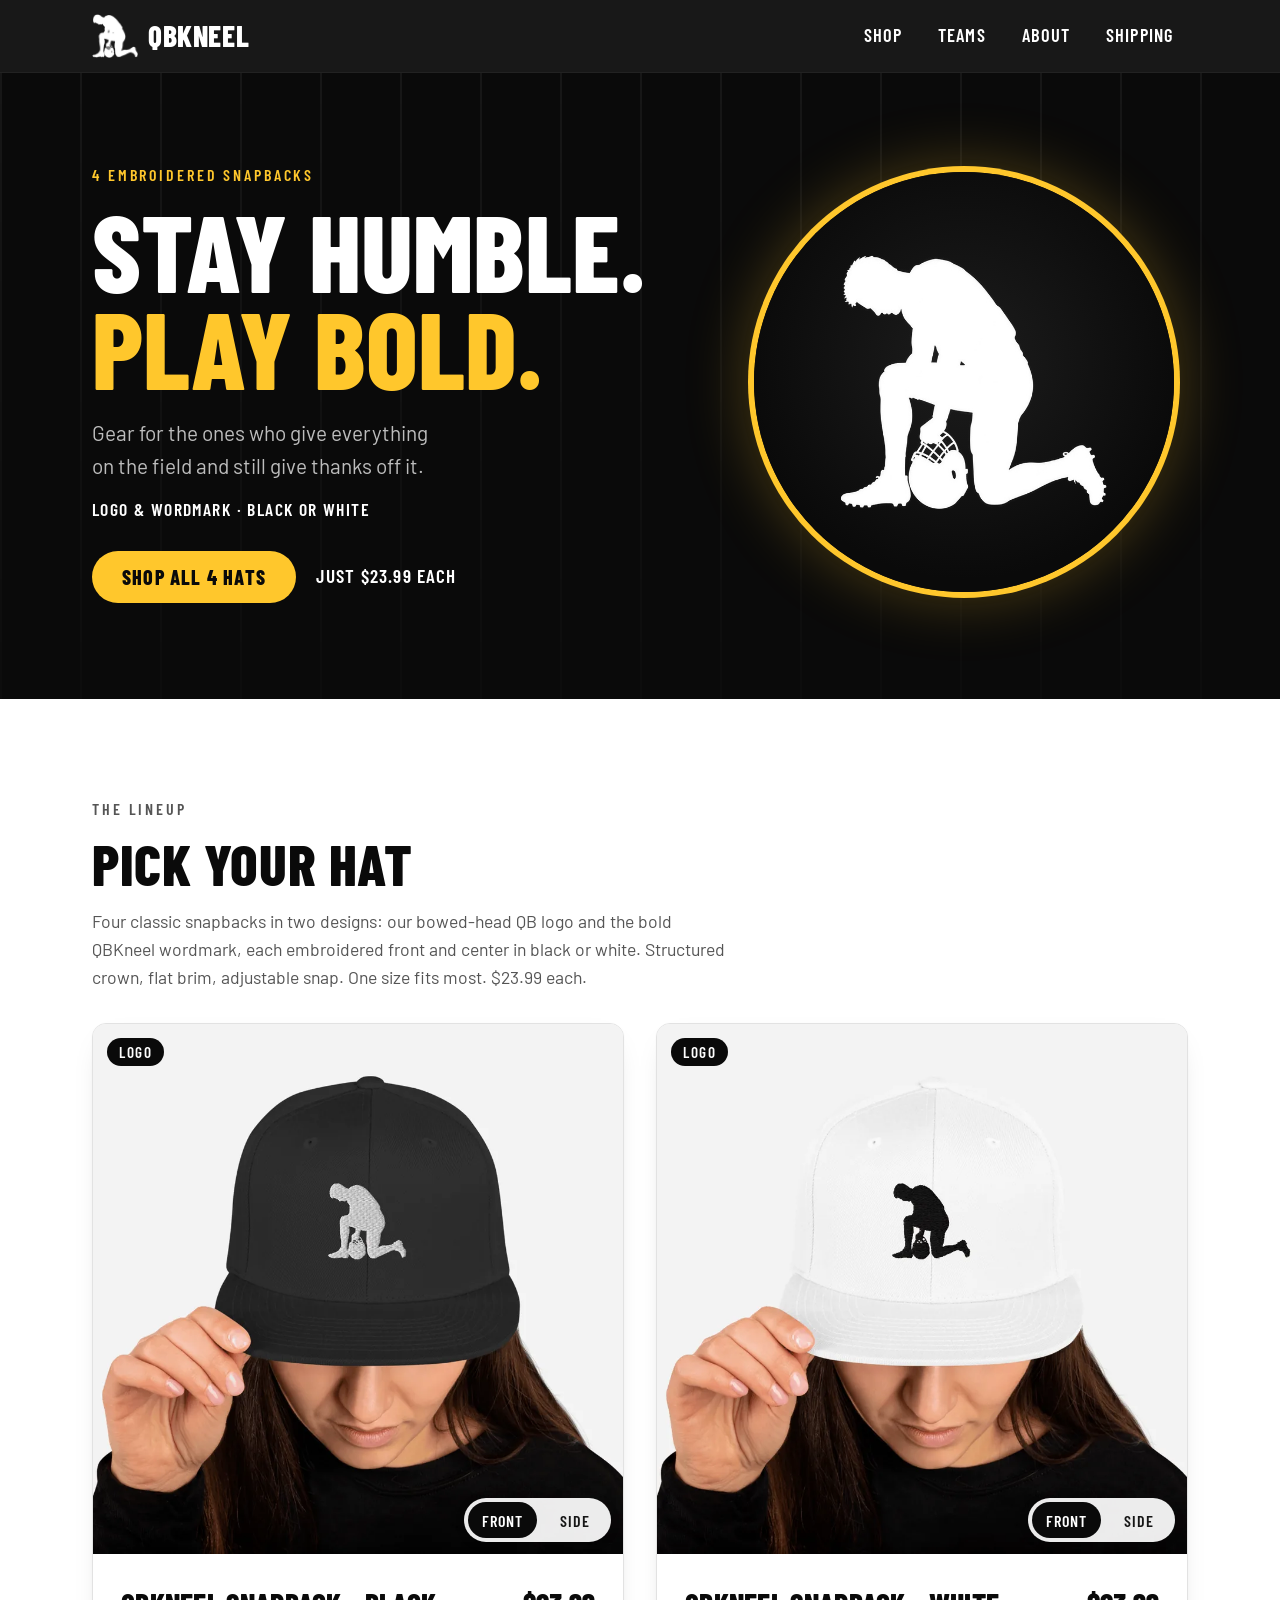
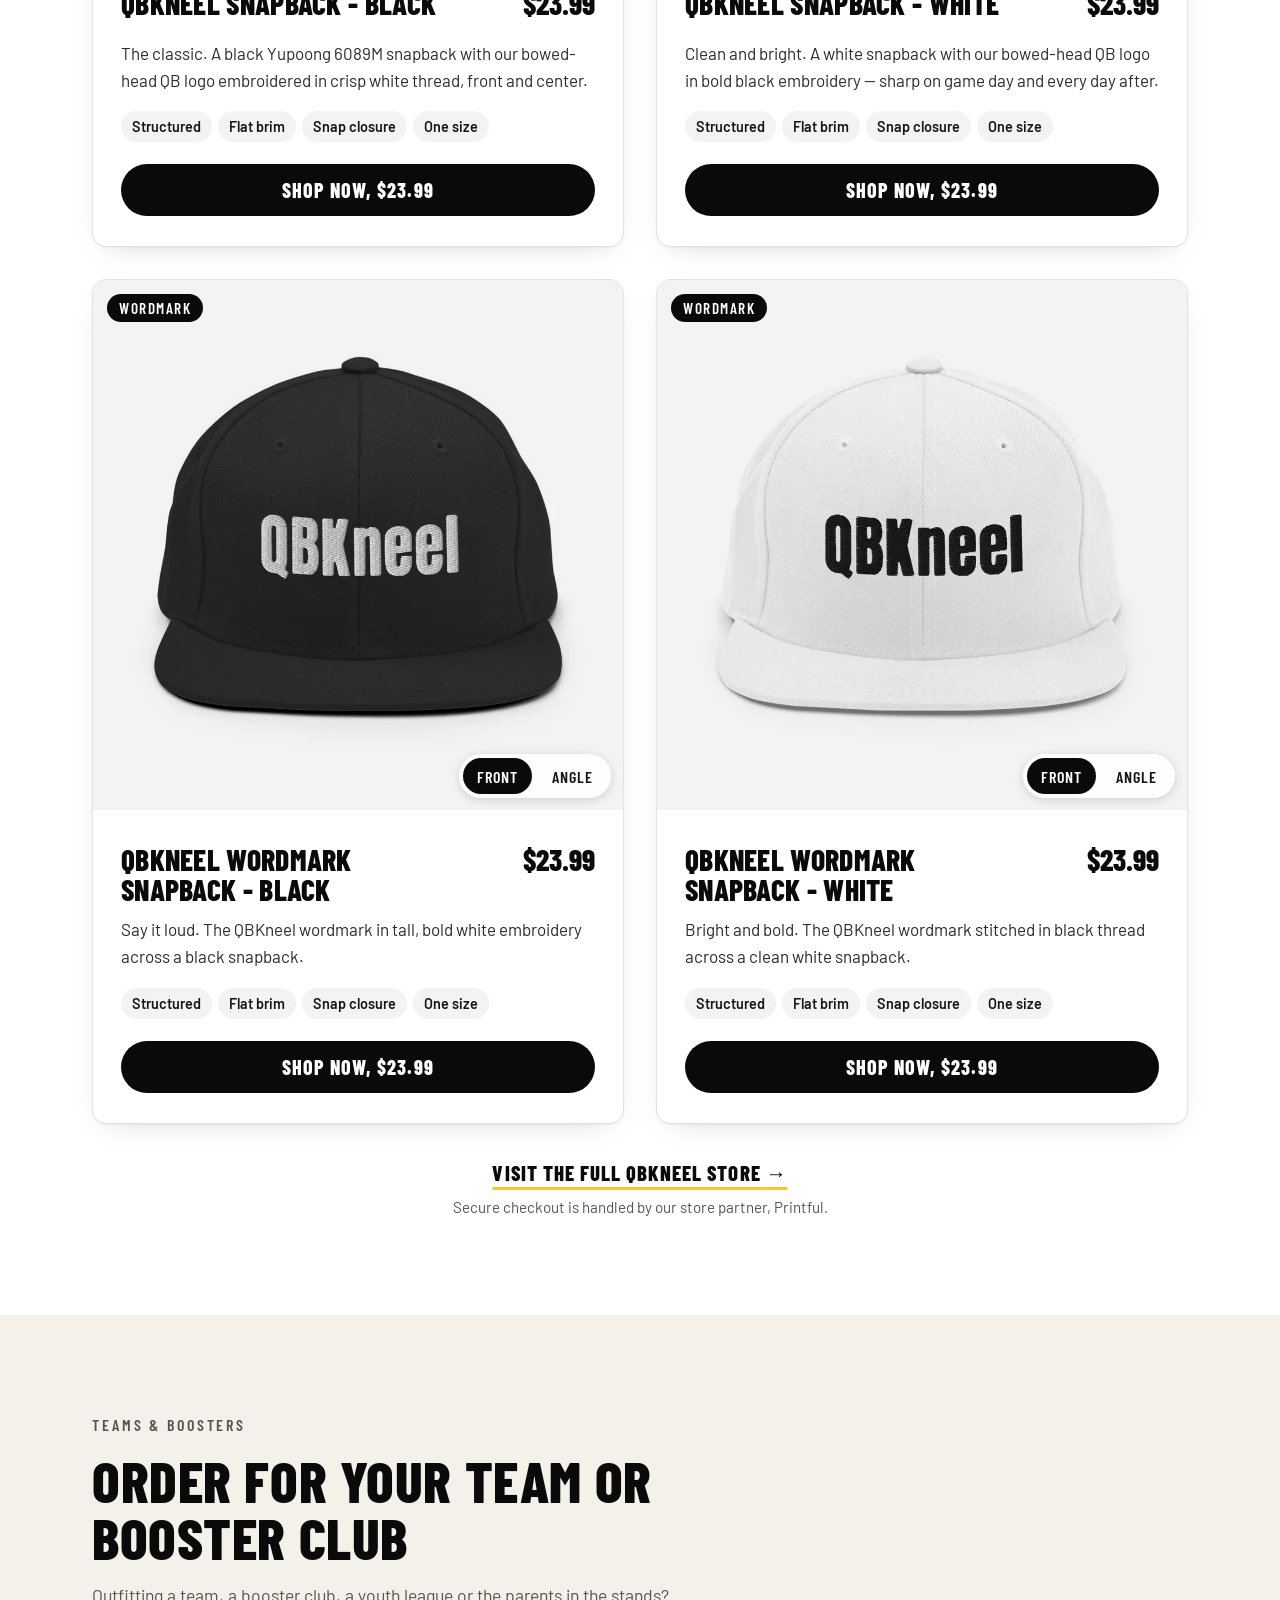
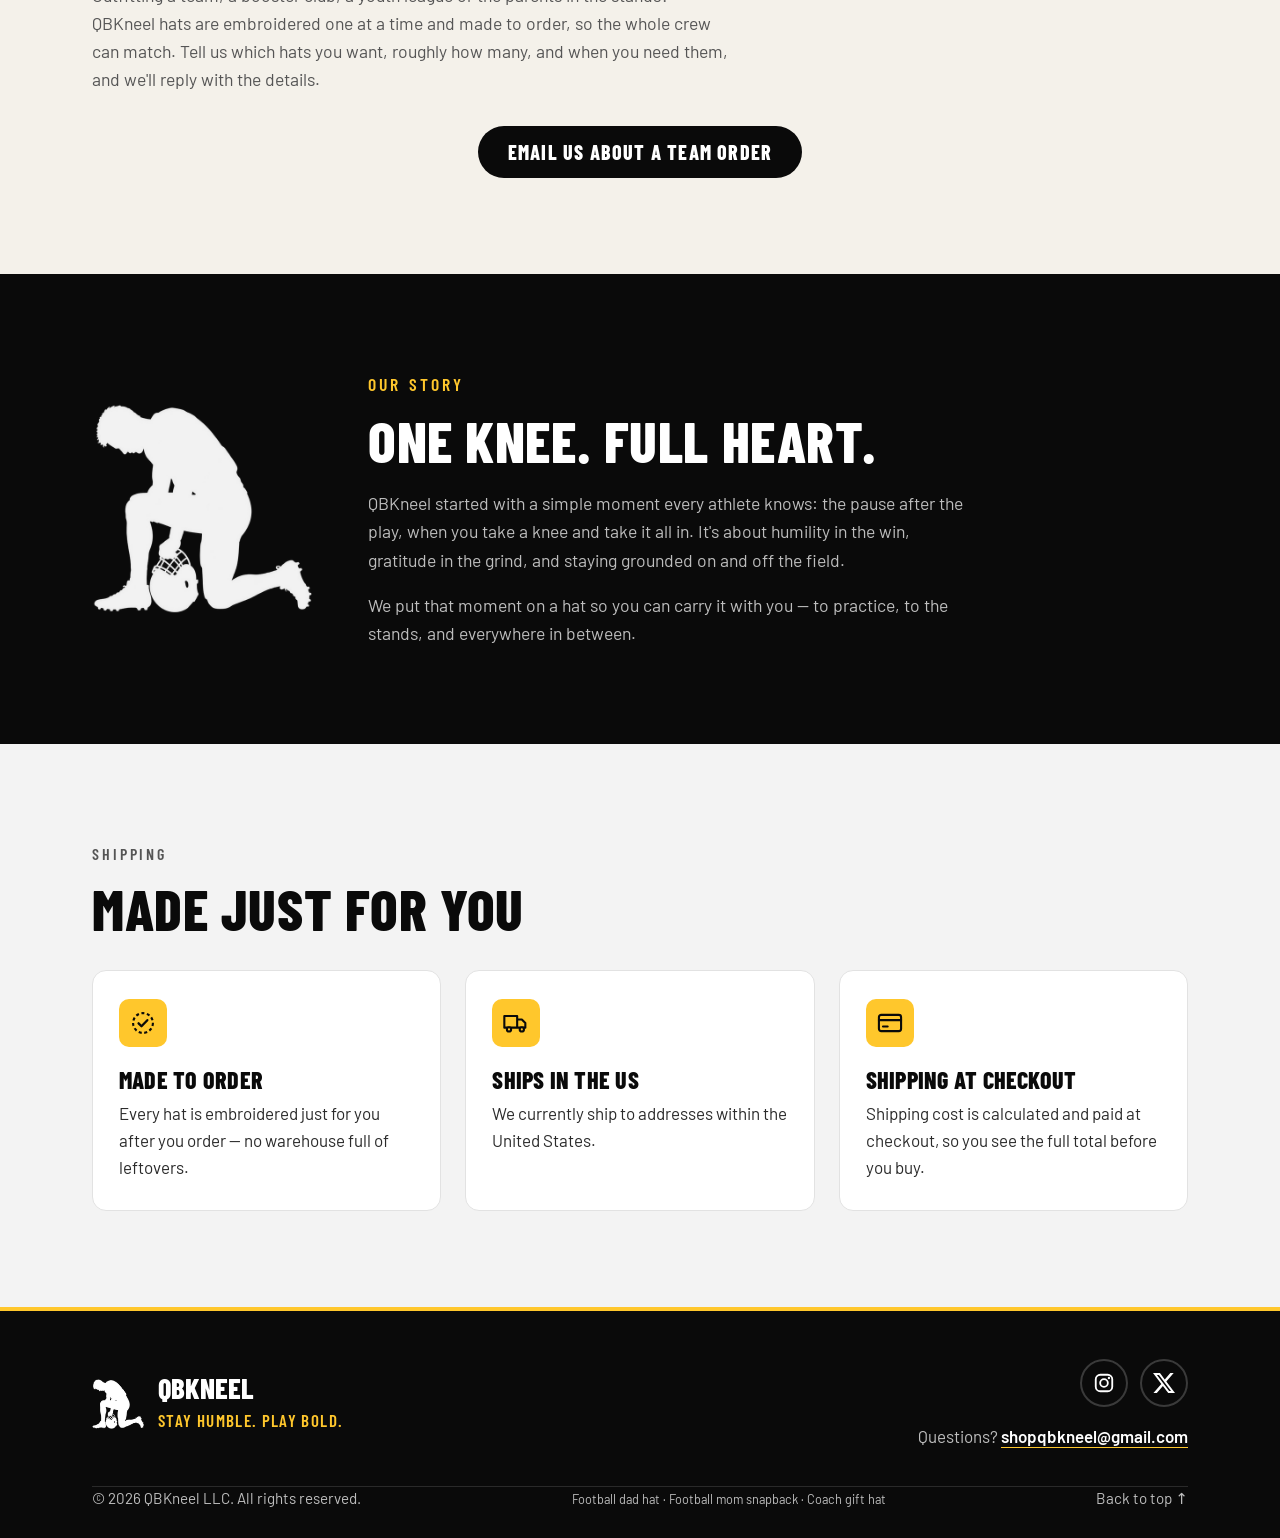
<file: index.html>
<!doctype html>
<html lang="en">
<head>
  <meta charset="utf-8">
  <meta name="viewport" content="width=device-width, initial-scale=1">
  <title>QBKneel | 4 Embroidered Snapback Hats – Stay Humble. Play Bold.</title>
  <meta name="description" content="Four QBKneel embroidered snapback hats: the bowed-head QB logo and the QBKneel wordmark, each in black or white. Structured crown, flat brim, adjustable snap, one size. $23.99 each, made to order and shipped in the US.">
  <link rel="canonical" href="https://qbkneel.com/">
  <meta name="theme-color" content="#0a0a0a">

  <!-- Open Graph / social sharing -->
  <meta property="og:type" content="website">
  <meta property="og:site_name" content="QBKneel">
  <meta property="og:title" content="QBKneel | Stay Humble. Play Bold.">
  <meta property="og:description" content="Four embroidered snapback hats: the QBKneel logo and wordmark, each in black or white. $23.99 each, made to order and shipped in the US.">
  <meta property="og:url" content="https://qbkneel.com/">
  <meta property="og:image" content="https://qbkneel.com/assets/img/og-image-v2.png">
  <meta property="og:image:width" content="1200">
  <meta property="og:image:height" content="630">
  <meta property="og:locale" content="en_US">
  <meta property="og:image:alt" content="QBKneel logo – a kneeling football player silhouette – with the words Stay Humble. Play Bold. and 4 embroidered snapbacks, $23.99.">
  <meta name="twitter:card" content="summary_large_image">
  <meta name="twitter:title" content="QBKneel | Stay Humble. Play Bold.">
  <meta name="twitter:description" content="Four embroidered snapback hats: the QBKneel logo and wordmark, each in black or white. $23.99 each, made to order and shipped in the US.">
  <meta name="twitter:image" content="https://qbkneel.com/assets/img/og-image-v2.png">

  <!-- Icons -->
  <link rel="icon" href="favicon.ico" sizes="any">
  <link rel="icon" href="assets/img/favicon-32.png" type="image/png" sizes="32x32">
  <link rel="apple-touch-icon" href="assets/img/apple-touch-icon.png">
  <link rel="manifest" href="site.webmanifest">

  <link rel="preload" href="assets/fonts/barlow-condensed-800.woff2" as="font" type="font/woff2" crossorigin>
  <link rel="stylesheet" href="assets/css/styles.css">

  <script type="application/ld+json">
  {
    "@context": "https://schema.org",
    "@graph": [
      {
        "@type": "Organization",
        "@id": "https://qbkneel.com/#org",
        "name": "QBKneel LLC",
        "url": "https://qbkneel.com/",
        "logo": "https://qbkneel.com/assets/img/icon-512.png",
        "sameAs": [
          "https://www.instagram.com/qb_kneel/",
          "https://x.com/QBKneel"
        ]
      },
      {
        "@type": "Product",
        "@id": "https://qbkneel.com/#qbk-logo-black",
        "name": "QBKneel Snapback - Black",
        "description": "Black snapback with the white-thread embroidered bowed-head QBKneel QB logo. Structured crown, flat brim, adjustable snap, one size.",
        "image": "https://qbkneel.com/assets/img/hat-logo-black-front-900.jpg",
        "brand": {
          "@type": "Brand",
          "name": "QBKneel"
        },
        "color": "Black",
        "category": "Hats > Snapback",
        "url": "https://bobbys-hat-shop.printful.me/product/qbkneel-snapback-black-6ac12aaab0001",
        "offers": {
          "@type": "Offer",
          "url": "https://bobbys-hat-shop.printful.me/product/qbkneel-snapback-black-6ac12aaab0001",
          "price": "23.99",
          "priceCurrency": "USD",
          "availability": "https://schema.org/InStock",
          "itemCondition": "https://schema.org/NewCondition",
          "seller": {
            "@id": "https://qbkneel.com/#org"
          }
        }
      },
      {
        "@type": "Product",
        "@id": "https://qbkneel.com/#qbk-logo-white",
        "name": "QBKneel Snapback - White",
        "description": "White snapback with the black-thread embroidered bowed-head QBKneel QB logo. Structured crown, flat brim, adjustable snap, one size.",
        "image": "https://qbkneel.com/assets/img/hat-logo-white-front-900.jpg",
        "brand": {
          "@type": "Brand",
          "name": "QBKneel"
        },
        "color": "White",
        "category": "Hats > Snapback",
        "url": "https://bobbys-hat-shop.printful.me/product/qbkneel-snapback-white",
        "offers": {
          "@type": "Offer",
          "url": "https://bobbys-hat-shop.printful.me/product/qbkneel-snapback-white",
          "price": "23.99",
          "priceCurrency": "USD",
          "availability": "https://schema.org/InStock",
          "itemCondition": "https://schema.org/NewCondition",
          "seller": {
            "@id": "https://qbkneel.com/#org"
          }
        }
      },
      {
        "@type": "Product",
        "@id": "https://qbkneel.com/#qbk-wordmark-black",
        "name": "QBKneel Wordmark Snapback - Black",
        "description": "Black snapback with the QBKneel wordmark embroidered in white thread. Structured crown, flat brim, adjustable snap, one size.",
        "image": "https://qbkneel.com/assets/img/hat-wordmark-black-front-900.jpg",
        "brand": {
          "@type": "Brand",
          "name": "QBKneel"
        },
        "color": "Black",
        "category": "Hats > Snapback",
        "url": "https://bobbys-hat-shop.printful.me/product/qbkneel-wordmark-snapback-black-6ac3192c749b2",
        "offers": {
          "@type": "Offer",
          "url": "https://bobbys-hat-shop.printful.me/product/qbkneel-wordmark-snapback-black-6ac3192c749b2",
          "price": "23.99",
          "priceCurrency": "USD",
          "availability": "https://schema.org/InStock",
          "itemCondition": "https://schema.org/NewCondition",
          "seller": {
            "@id": "https://qbkneel.com/#org"
          }
        }
      },
      {
        "@type": "Product",
        "@id": "https://qbkneel.com/#qbk-wordmark-white",
        "name": "QBKneel Wordmark Snapback - White",
        "description": "White snapback with the QBKneel wordmark embroidered in black thread. Structured crown, flat brim, adjustable snap, one size.",
        "image": "https://qbkneel.com/assets/img/hat-wordmark-white-front-900.jpg",
        "brand": {
          "@type": "Brand",
          "name": "QBKneel"
        },
        "color": "White",
        "category": "Hats > Snapback",
        "url": "https://bobbys-hat-shop.printful.me/product/qbkneel-wordmark-snapback-white",
        "offers": {
          "@type": "Offer",
          "url": "https://bobbys-hat-shop.printful.me/product/qbkneel-wordmark-snapback-white",
          "price": "23.99",
          "priceCurrency": "USD",
          "availability": "https://schema.org/InStock",
          "itemCondition": "https://schema.org/NewCondition",
          "seller": {
            "@id": "https://qbkneel.com/#org"
          }
        }
      },
      {
        "@type": "ItemList",
        "name": "QBKneel snapback hats",
        "numberOfItems": 4,
        "itemListElement": [
          {
            "@type": "ListItem",
            "position": 1,
            "item": {
              "@id": "https://qbkneel.com/#qbk-logo-black"
            }
          },
          {
            "@type": "ListItem",
            "position": 2,
            "item": {
              "@id": "https://qbkneel.com/#qbk-logo-white"
            }
          },
          {
            "@type": "ListItem",
            "position": 3,
            "item": {
              "@id": "https://qbkneel.com/#qbk-wordmark-black"
            }
          },
          {
            "@type": "ListItem",
            "position": 4,
            "item": {
              "@id": "https://qbkneel.com/#qbk-wordmark-white"
            }
          }
        ]
      }
    ]
  }
  </script>
</head>
<body>
  <a class="skip-link" href="#main">Skip to content</a>

  <header class="site-header">
    <div class="container header-inner">
      <a class="brand" href="#top" aria-label="QBKneel home">
        <img src="assets/img/logo-white.png" width="100" height="96" alt="" class="brand-mark">
        <span class="brand-name">QBKneel</span>
      </a>
      <nav aria-label="Main">
        <ul class="nav-list">
          <li><a href="#shop">Shop</a></li>
          <li><a href="#team">Teams</a></li>
          <li><a href="#about">About</a></li>
          <li><a href="#shipping">Shipping</a></li>
        </ul>
      </nav>
    </div>
  </header>

  <main id="main">
    <!-- HERO -->
    <section class="hero" id="top" aria-labelledby="hero-title">
      <div class="container hero-inner">
        <div class="hero-copy">
          <p class="eyebrow">4 embroidered snapbacks</p>
          <h1 id="hero-title" class="hero-title">Stay humble.<br><span class="accent">Play bold.</span></h1>
          <p class="hero-sub">Gear for the ones who give everything on the field and still give thanks off it.</p>
          <p class="hero-lineup">Logo &amp; wordmark &middot; Black or white</p>
          <div class="hero-actions">
            <a class="btn btn-accent" href="#shop">Shop all 4 hats</a>
            <span class="hero-price">Just $23.99 each</span>
          </div>
        </div>
        <div class="hero-art" aria-hidden="true">
          <div class="hero-ring">
            <picture>
              <source srcset="assets/img/logo-white-lg.webp" type="image/webp">
              <img src="assets/img/logo-white-lg.png" width="500" height="480" alt="">
            </picture>
          </div>
        </div>
      </div>
    </section>

    <!-- PRODUCTS -->
    <section class="section shop" id="shop" aria-labelledby="shop-title">
      <div class="container">
        <div class="section-head">
          <p class="eyebrow eyebrow-dark">The lineup</p>
          <h2 id="shop-title" class="section-title">Pick your hat</h2>
          <p class="section-lead">Four classic snapbacks in two designs: our bowed-head QB logo and the bold QBKneel wordmark, each embroidered front and center in black or white. Structured crown, flat brim, adjustable snap. One size fits most. $23.99 each.</p>
        </div>

        <div class="product-grid">
          <article class="product-card">
            <div class="product-media" data-gallery>
              <picture>
                <source type="image/webp" srcset="assets/img/hat-logo-black-front-480.webp 480w, assets/img/hat-logo-black-front-900.webp 900w" sizes="(min-width: 760px) 540px, 100vw">
                <img src="assets/img/hat-logo-black-front-900.jpg" srcset="assets/img/hat-logo-black-front-480.jpg 480w, assets/img/hat-logo-black-front-900.jpg 900w" sizes="(min-width: 760px) 540px, 100vw" width="900" height="900" loading="lazy" decoding="async"
                     alt="Model wearing the black QBKneel snapback, front view, with the white embroidered logo: a football player kneeling on one knee, head bowed, hand resting on his helmet.">
              </picture>
              <span class="product-badge">Logo</span>
              <div class="media-views" role="group" aria-label="Photo view – QBKneel Snapback - Black">
                <button type="button" class="media-view is-active" aria-pressed="true" data-img="hat-logo-black-front" data-alt="Model wearing the black QBKneel snapback, front view, with the white embroidered logo: a football player kneeling on one knee, head bowed, hand resting on his helmet.">Front</button>
                <button type="button" class="media-view" aria-pressed="false" data-img="hat-logo-black-side" data-alt="Side view of the black QBKneel snapback worn by a model.">Side</button>
              </div>
            </div>
            <div class="product-body">
              <div class="product-top">
                <h3 class="product-name">QBKneel <span class="nowrap">Snapback - Black</span></h3>
                <p class="product-price"><span class="visually-hidden">Price: </span>$23.99</p>
              </div>
              <p class="product-desc">The classic. A black Yupoong 6089M snapback with our bowed-head QB logo embroidered in crisp white thread, front and center.</p>
              <ul class="product-specs" aria-label="Features">
                <li>Structured</li><li>Flat brim</li><li>Snap closure</li><li>One size</li>
              </ul>
              <a class="btn btn-dark btn-block" data-link="BUY_BLACK_URL" href="https://bobbys-hat-shop.printful.me/product/qbkneel-snapback-black-6ac12aaab0001">Shop now, $23.99<span class="visually-hidden"> – QBKneel Snapback - Black</span></a>
            </div>
          </article>

          <article class="product-card">
            <div class="product-media" data-gallery>
              <picture>
                <source type="image/webp" srcset="assets/img/hat-logo-white-front-480.webp 480w, assets/img/hat-logo-white-front-900.webp 900w" sizes="(min-width: 760px) 540px, 100vw">
                <img src="assets/img/hat-logo-white-front-900.jpg" srcset="assets/img/hat-logo-white-front-480.jpg 480w, assets/img/hat-logo-white-front-900.jpg 900w" sizes="(min-width: 760px) 540px, 100vw" width="900" height="900" loading="lazy" decoding="async"
                     alt="Model wearing the white QBKneel snapback, front view, with the black embroidered logo: a football player kneeling on one knee, head bowed, hand resting on his helmet.">
              </picture>
              <span class="product-badge">Logo</span>
              <div class="media-views" role="group" aria-label="Photo view – QBKneel Snapback - White">
                <button type="button" class="media-view is-active" aria-pressed="true" data-img="hat-logo-white-front" data-alt="Model wearing the white QBKneel snapback, front view, with the black embroidered logo: a football player kneeling on one knee, head bowed, hand resting on his helmet.">Front</button>
                <button type="button" class="media-view" aria-pressed="false" data-img="hat-logo-white-side" data-alt="Side view of the white QBKneel snapback worn by a model.">Side</button>
              </div>
            </div>
            <div class="product-body">
              <div class="product-top">
                <h3 class="product-name">QBKneel <span class="nowrap">Snapback - White</span></h3>
                <p class="product-price"><span class="visually-hidden">Price: </span>$23.99</p>
              </div>
              <p class="product-desc">Clean and bright. A white snapback with our bowed-head QB logo in bold black embroidery — sharp on game day and every day after.</p>
              <ul class="product-specs" aria-label="Features">
                <li>Structured</li><li>Flat brim</li><li>Snap closure</li><li>One size</li>
              </ul>
              <a class="btn btn-dark btn-block" data-link="BUY_WHITE_URL" href="https://bobbys-hat-shop.printful.me/product/qbkneel-snapback-white">Shop now, $23.99<span class="visually-hidden"> – QBKneel Snapback - White</span></a>
            </div>
          </article>

          <article class="product-card">
            <div class="product-media" data-gallery>
              <picture>
                <source type="image/webp" srcset="assets/img/hat-wordmark-black-front-480.webp 480w, assets/img/hat-wordmark-black-front-900.webp 900w" sizes="(min-width: 760px) 540px, 100vw">
                <img src="assets/img/hat-wordmark-black-front-900.jpg" srcset="assets/img/hat-wordmark-black-front-480.jpg 480w, assets/img/hat-wordmark-black-front-900.jpg 900w" sizes="(min-width: 760px) 540px, 100vw" width="900" height="900" loading="lazy" decoding="async"
                     alt="Black snapback hat, front view, with the word QBKneel embroidered across the front in white thread.">
              </picture>
              <span class="product-badge">Wordmark</span>
              <div class="media-views" role="group" aria-label="Photo view – QBKneel Wordmark Snapback - Black">
                <button type="button" class="media-view is-active" aria-pressed="true" data-img="hat-wordmark-black-front" data-alt="Black snapback hat, front view, with the word QBKneel embroidered across the front in white thread.">Front</button>
                <button type="button" class="media-view" aria-pressed="false" data-img="hat-wordmark-black-angle" data-alt="Black QBKneel wordmark snapback, three-quarter angle view.">Angle</button>
              </div>
            </div>
            <div class="product-body">
              <div class="product-top">
                <h3 class="product-name">QBKneel Wordmark <span class="nowrap">Snapback - Black</span></h3>
                <p class="product-price"><span class="visually-hidden">Price: </span>$23.99</p>
              </div>
              <p class="product-desc">Say it loud. The QBKneel wordmark in tall, bold white embroidery across a black snapback.</p>
              <ul class="product-specs" aria-label="Features">
                <li>Structured</li><li>Flat brim</li><li>Snap closure</li><li>One size</li>
              </ul>
              <a class="btn btn-dark btn-block" data-link="BUY_WORDMARK_BLACK_URL" href="https://bobbys-hat-shop.printful.me/product/qbkneel-wordmark-snapback-black-6ac3192c749b2">Shop now, $23.99<span class="visually-hidden"> – QBKneel Wordmark Snapback - Black</span></a>
            </div>
          </article>

          <article class="product-card">
            <div class="product-media" data-gallery>
              <picture>
                <source type="image/webp" srcset="assets/img/hat-wordmark-white-front-480.webp 480w, assets/img/hat-wordmark-white-front-900.webp 900w" sizes="(min-width: 760px) 540px, 100vw">
                <img src="assets/img/hat-wordmark-white-front-900.jpg" srcset="assets/img/hat-wordmark-white-front-480.jpg 480w, assets/img/hat-wordmark-white-front-900.jpg 900w" sizes="(min-width: 760px) 540px, 100vw" width="900" height="900" loading="lazy" decoding="async"
                     alt="White snapback hat, front view, with the word QBKneel embroidered across the front in black thread.">
              </picture>
              <span class="product-badge">Wordmark</span>
              <div class="media-views" role="group" aria-label="Photo view – QBKneel Wordmark Snapback - White">
                <button type="button" class="media-view is-active" aria-pressed="true" data-img="hat-wordmark-white-front" data-alt="White snapback hat, front view, with the word QBKneel embroidered across the front in black thread.">Front</button>
                <button type="button" class="media-view" aria-pressed="false" data-img="hat-wordmark-white-angle" data-alt="White QBKneel wordmark snapback, three-quarter angle view.">Angle</button>
              </div>
            </div>
            <div class="product-body">
              <div class="product-top">
                <h3 class="product-name">QBKneel Wordmark <span class="nowrap">Snapback - White</span></h3>
                <p class="product-price"><span class="visually-hidden">Price: </span>$23.99</p>
              </div>
              <p class="product-desc">Bright and bold. The QBKneel wordmark stitched in black thread across a clean white snapback.</p>
              <ul class="product-specs" aria-label="Features">
                <li>Structured</li><li>Flat brim</li><li>Snap closure</li><li>One size</li>
              </ul>
              <a class="btn btn-dark btn-block" data-link="BUY_WORDMARK_WHITE_URL" href="https://bobbys-hat-shop.printful.me/product/qbkneel-wordmark-snapback-white">Shop now, $23.99<span class="visually-hidden"> – QBKneel Wordmark Snapback - White</span></a>
            </div>
          </article>
        </div>

        <p class="store-link-wrap">
          <a class="text-link" data-link="STORE_URL" href="https://bobbys-hat-shop.printful.me/">Visit the full QBKneel store <span aria-hidden="true">→</span></a>
        </p>
        <p class="checkout-note">Secure checkout is handled by our store partner, Printful.</p>
      </div>
    </section>

    <!-- TEAM ORDERS -->
    <section class="section team-orders" id="team" aria-labelledby="team-title">
      <div class="container">
        <div class="section-head">
          <p class="eyebrow eyebrow-dark">Teams &amp; boosters</p>
          <h2 id="team-title" class="section-title">Order for your team or booster club</h2>
          <p class="section-lead">Outfitting a team, a booster club, a youth league or the parents in the stands? QBKneel hats are embroidered one at a time and made to order, so the whole crew can match. Tell us which hats you want, roughly how many, and when you need them, and we'll reply with the details.</p>
        </div>
        <p class="team-cta"><a class="btn btn-dark" href="mailto:shopqbkneel@gmail.com?subject=Team%20order">Email us about a team order</a></p>
      </div>
    </section>

    <!-- ABOUT -->
    <section class="section about" id="about" aria-labelledby="about-title">
      <div class="container about-inner">
        <img class="about-mark" src="assets/img/logo-white-lg.png" width="500" height="480" alt="" loading="lazy" decoding="async">
        <div>
          <p class="eyebrow">Our story</p>
          <h2 id="about-title" class="section-title section-title-light">One knee. Full heart.</h2>
          <p>QBKneel started with a simple moment every athlete knows: the pause after the play, when you take a knee and take it all in. It's about humility in the win, gratitude in the grind, and staying grounded on and off the field.</p>
          <p>We put that moment on a hat so you can carry it with you — to practice, to the stands, and everywhere in between.</p>
        </div>
      </div>
    </section>

    <!-- SHIPPING -->
    <section class="section shipping" id="shipping" aria-labelledby="shipping-title">
      <div class="container">
        <div class="section-head">
          <p class="eyebrow eyebrow-dark">Shipping</p>
          <h2 id="shipping-title" class="section-title">Made just for you</h2>
        </div>
        <ul class="ship-grid">
          <li class="ship-item">
            <svg class="ship-icon" viewBox="0 0 24 24" aria-hidden="true" focusable="false"><circle cx="12" cy="12" r="8.5" fill="none" stroke="currentColor" stroke-width="1.8" stroke-dasharray="2.6 2.2"/><path d="M8.2 12.3l2.5 2.5 5-5.2" fill="none" stroke="currentColor" stroke-width="2" stroke-linecap="round" stroke-linejoin="round"/></svg>
            <h3>Made to order</h3>
            <p>Every hat is embroidered just for you after you order — no warehouse full of leftovers.</p>
          </li>
          <li class="ship-item">
            <svg class="ship-icon" viewBox="0 0 24 24" aria-hidden="true" focusable="false"><path d="M2 6h11v10H2zM13 9h4l3 3v4h-7z" fill="none" stroke="currentColor" stroke-width="1.8" stroke-linejoin="round"/><circle cx="6" cy="17.5" r="1.8" fill="#fff" stroke="currentColor" stroke-width="1.8"/><circle cx="17" cy="17.5" r="1.8" fill="#fff" stroke="currentColor" stroke-width="1.8"/></svg>
            <h3>Ships in the US</h3>
            <p>We currently ship to addresses within the United States.</p>
          </li>
          <li class="ship-item">
            <svg class="ship-icon" viewBox="0 0 24 24" aria-hidden="true" focusable="false"><rect x="2.5" y="5" width="19" height="14" rx="2" fill="none" stroke="currentColor" stroke-width="1.8"/><path d="M2.5 9.5h19M6 15h4" stroke="currentColor" stroke-width="1.8" stroke-linecap="round"/></svg>
            <h3>Shipping at checkout</h3>
            <p>Shipping cost is calculated and paid at checkout, so you see the full total before you buy.</p>
          </li>
        </ul>
      </div>
    </section>
  </main>

  <footer class="site-footer">
    <div class="container footer-inner">
      <div class="footer-brand">
        <img src="assets/img/logo-white.png" width="100" height="96" alt="" class="footer-mark" loading="lazy">
        <div>
          <p class="footer-name">QBKneel</p>
          <p class="footer-tag">Stay humble. Play bold.</p>
        </div>
      </div>

      <div class="footer-links">
        <ul class="social" aria-label="QBKneel on social media">
          <li>
            <a class="social-link" data-link="INSTAGRAM_URL" href="https://www.instagram.com/qb_kneel/" aria-label="QBKneel on Instagram">
              <svg viewBox="0 0 24 24" aria-hidden="true" focusable="false"><rect x="3" y="3" width="18" height="18" rx="5" fill="none" stroke="currentColor" stroke-width="2"/><circle cx="12" cy="12" r="4.2" fill="none" stroke="currentColor" stroke-width="2"/><circle cx="17.4" cy="6.6" r="1.3" fill="currentColor"/></svg>
            </a>
          </li>
          <li>
            <a class="social-link" data-link="TWITTER_URL" href="https://x.com/QBKneel" aria-label="QBKneel on X (Twitter)">
              <svg viewBox="0 0 24 24" aria-hidden="true" focusable="false"><path fill="currentColor" d="M18.9 1.15h3.68l-8.04 9.19L24 22.85h-7.41l-5.8-7.58-6.64 7.58H.47l8.6-9.83L0 1.15h7.6l5.24 6.93zM17.61 20.64h2.04L6.49 3.24H4.3z"/></svg>
            </a>
          </li>
        </ul>
        <p class="footer-contact">
          Questions? <a data-link="CONTACT_EMAIL" href="mailto:shopqbkneel@gmail.com"><span data-email-text>Email us</span></a>
        </p>
      </div>
    </div>
    <div class="container footer-bottom">
      <p>&copy; 2026 QBKneel LLC. All rights reserved.</p>
      <p class="footer-seo"><small><a href="/football-dad-hat/">Football dad hat</a> &middot; <a href="/football-mom-snapback/">Football mom snapback</a> &middot; <a href="/coach-gift-hat/">Coach gift hat</a></small></p>
      <p><a href="#top">Back to top <span aria-hidden="true">↑</span></a></p>
    </div>
  </footer>

  <script src="assets/js/config.js"></script>
  <script src="assets/js/site.js" defer></script>
</body>
</html>
</file>
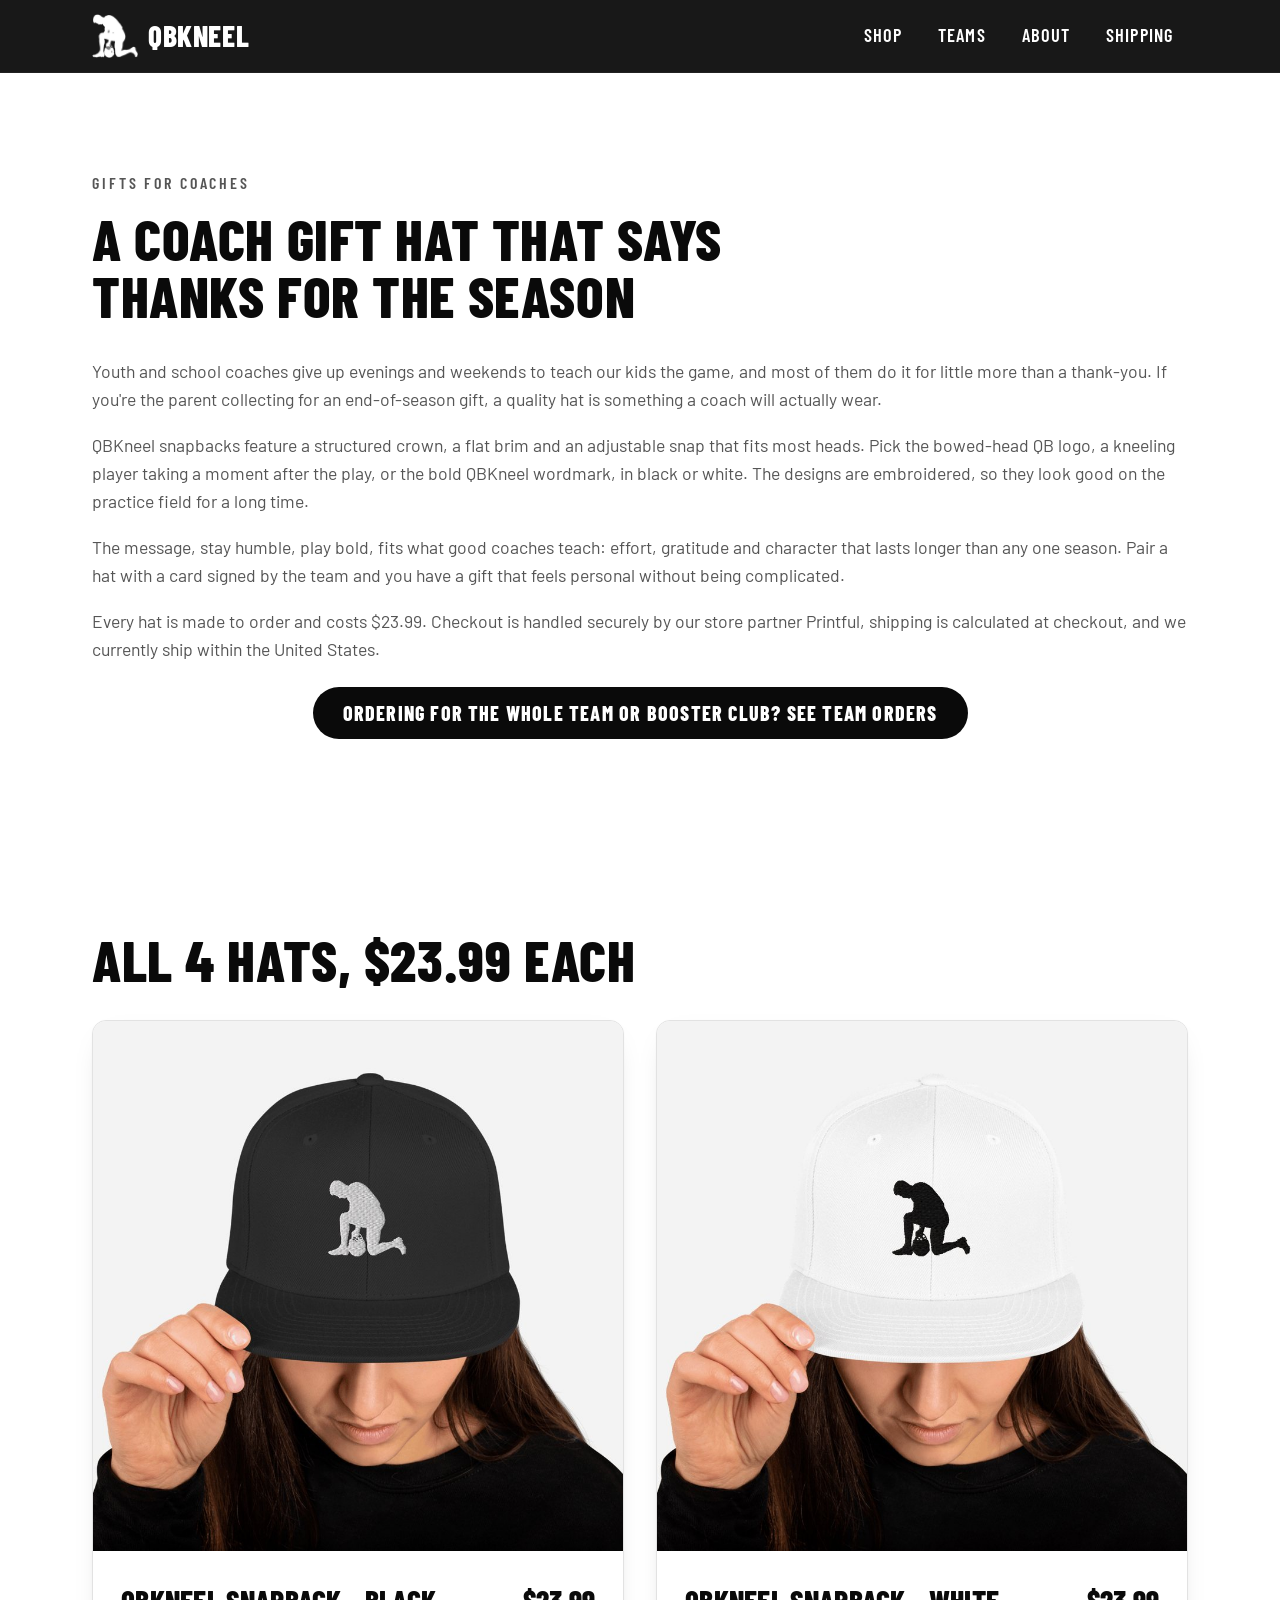
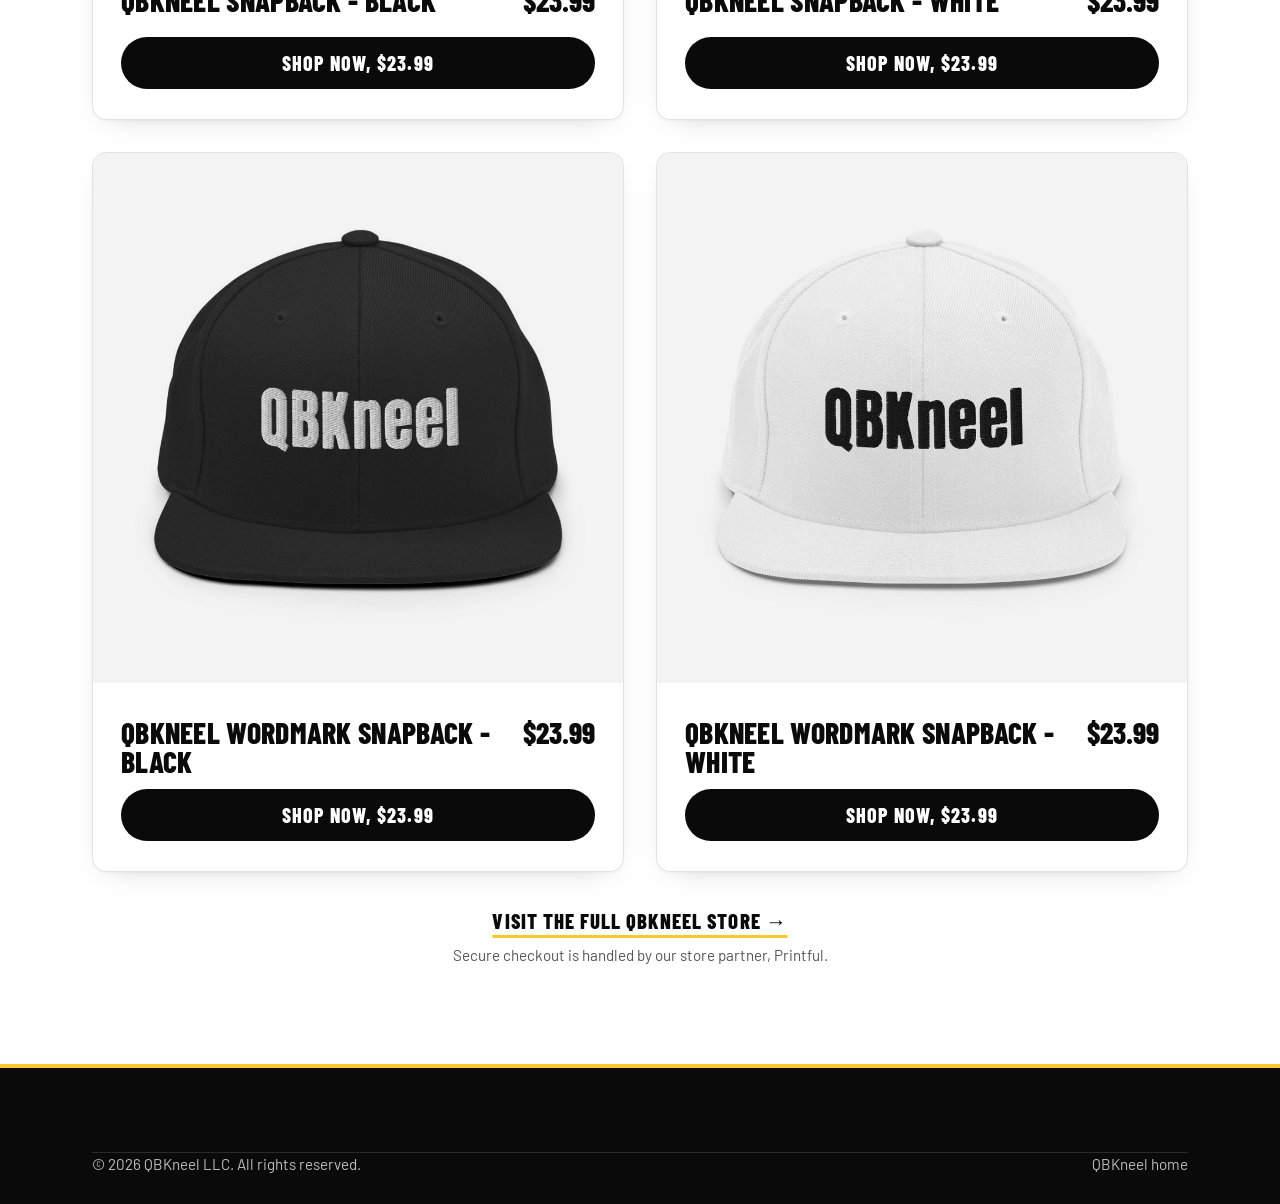
<file: coach-gift-hat/index.html>
<!doctype html>
<html lang="en">
<head>
  <meta charset="utf-8">
  <meta name="viewport" content="width=device-width, initial-scale=1">
  <title>Coach Gift Hat | QBKneel Embroidered Snapbacks for Coaches</title>
  <meta name="description" content="Looking for a coach gift? QBKneel embroidered snapbacks with the bowed-head QB logo or wordmark, black or white, $23.99 each. Team and booster orders welcome.">
  <link rel="canonical" href="https://qbkneel.com/coach-gift-hat/">
  <meta name="theme-color" content="#0a0a0a">
  <meta property="og:type" content="website">
  <meta property="og:site_name" content="QBKneel">
  <meta property="og:title" content="Coach Gift Hat | QBKneel Embroidered Snapbacks for Coaches">
  <meta property="og:description" content="Looking for a coach gift? QBKneel embroidered snapbacks with the bowed-head QB logo or wordmark, black or white, $23.99 each. Team and booster orders welcome.">
  <meta property="og:url" content="https://qbkneel.com/coach-gift-hat/">
  <meta property="og:image" content="https://qbkneel.com/assets/img/og-image-v2.png">
  <meta property="og:image:width" content="1200">
  <meta property="og:image:height" content="630">
  <meta property="og:locale" content="en_US">
  <meta property="og:image:alt" content="QBKneel logo – a kneeling football player silhouette – with the words Stay Humble. Play Bold. and 4 embroidered snapbacks, $23.99.">
  <meta name="twitter:card" content="summary_large_image">
  <meta name="twitter:title" content="Coach Gift Hat | QBKneel Embroidered Snapbacks for Coaches">
  <meta name="twitter:description" content="Looking for a coach gift? QBKneel embroidered snapbacks with the bowed-head QB logo or wordmark, black or white, $23.99 each. Team and booster orders welcome.">
  <meta name="twitter:image" content="https://qbkneel.com/assets/img/og-image-v2.png">
  <link rel="icon" href="/favicon.ico" sizes="any">
  <link rel="icon" href="/assets/img/favicon-32.png" type="image/png" sizes="32x32">
  <link rel="apple-touch-icon" href="/assets/img/apple-touch-icon.png">
  <link rel="manifest" href="/site.webmanifest">
  <link rel="stylesheet" href="/assets/css/styles.css">
  <script type="application/ld+json">
{
  "@context": "https://schema.org",
  "@graph": [
    {
      "@type": "Organization",
      "@id": "https://qbkneel.com/#org",
      "name": "QBKneel LLC",
      "url": "https://qbkneel.com/",
      "logo": "https://qbkneel.com/assets/img/icon-512.png",
      "sameAs": [
        "https://www.instagram.com/qb_kneel/",
        "https://x.com/QBKneel"
      ]
    },
    {
      "@type": "Product",
      "@id": "https://qbkneel.com/#qbk-logo-black",
      "name": "QBKneel Snapback - Black",
      "description": "Black snapback with the white-thread embroidered bowed-head QBKneel QB logo. Structured crown, flat brim, adjustable snap, one size.",
      "image": "https://qbkneel.com/assets/img/hat-logo-black-front-900.jpg",
      "brand": {
        "@type": "Brand",
        "name": "QBKneel"
      },
      "color": "Black",
      "category": "Hats > Snapback",
      "url": "https://bobbys-hat-shop.printful.me/product/qbkneel-snapback-black-6ac12aaab0001",
      "offers": {
        "@type": "Offer",
        "url": "https://bobbys-hat-shop.printful.me/product/qbkneel-snapback-black-6ac12aaab0001",
        "price": "23.99",
        "priceCurrency": "USD",
        "availability": "https://schema.org/InStock",
        "itemCondition": "https://schema.org/NewCondition",
        "seller": {
          "@id": "https://qbkneel.com/#org"
        }
      }
    },
    {
      "@type": "Product",
      "@id": "https://qbkneel.com/#qbk-logo-white",
      "name": "QBKneel Snapback - White",
      "description": "White snapback with the black-thread embroidered bowed-head QBKneel QB logo. Structured crown, flat brim, adjustable snap, one size.",
      "image": "https://qbkneel.com/assets/img/hat-logo-white-front-900.jpg",
      "brand": {
        "@type": "Brand",
        "name": "QBKneel"
      },
      "color": "White",
      "category": "Hats > Snapback",
      "url": "https://bobbys-hat-shop.printful.me/product/qbkneel-snapback-white",
      "offers": {
        "@type": "Offer",
        "url": "https://bobbys-hat-shop.printful.me/product/qbkneel-snapback-white",
        "price": "23.99",
        "priceCurrency": "USD",
        "availability": "https://schema.org/InStock",
        "itemCondition": "https://schema.org/NewCondition",
        "seller": {
          "@id": "https://qbkneel.com/#org"
        }
      }
    },
    {
      "@type": "Product",
      "@id": "https://qbkneel.com/#qbk-wordmark-black",
      "name": "QBKneel Wordmark Snapback - Black",
      "description": "Black snapback with the QBKneel wordmark embroidered in white thread. Structured crown, flat brim, adjustable snap, one size.",
      "image": "https://qbkneel.com/assets/img/hat-wordmark-black-front-900.jpg",
      "brand": {
        "@type": "Brand",
        "name": "QBKneel"
      },
      "color": "Black",
      "category": "Hats > Snapback",
      "url": "https://bobbys-hat-shop.printful.me/product/qbkneel-wordmark-snapback-black-6ac3192c749b2",
      "offers": {
        "@type": "Offer",
        "url": "https://bobbys-hat-shop.printful.me/product/qbkneel-wordmark-snapback-black-6ac3192c749b2",
        "price": "23.99",
        "priceCurrency": "USD",
        "availability": "https://schema.org/InStock",
        "itemCondition": "https://schema.org/NewCondition",
        "seller": {
          "@id": "https://qbkneel.com/#org"
        }
      }
    },
    {
      "@type": "Product",
      "@id": "https://qbkneel.com/#qbk-wordmark-white",
      "name": "QBKneel Wordmark Snapback - White",
      "description": "White snapback with the QBKneel wordmark embroidered in black thread. Structured crown, flat brim, adjustable snap, one size.",
      "image": "https://qbkneel.com/assets/img/hat-wordmark-white-front-900.jpg",
      "brand": {
        "@type": "Brand",
        "name": "QBKneel"
      },
      "color": "White",
      "category": "Hats > Snapback",
      "url": "https://bobbys-hat-shop.printful.me/product/qbkneel-wordmark-snapback-white",
      "offers": {
        "@type": "Offer",
        "url": "https://bobbys-hat-shop.printful.me/product/qbkneel-wordmark-snapback-white",
        "price": "23.99",
        "priceCurrency": "USD",
        "availability": "https://schema.org/InStock",
        "itemCondition": "https://schema.org/NewCondition",
        "seller": {
          "@id": "https://qbkneel.com/#org"
        }
      }
    }
  ]
}
  </script>
</head>
<body>
  <a class="skip-link" href="#main">Skip to content</a>
  <header class="site-header">
    <div class="container header-inner">
      <a class="brand" href="/" aria-label="QBKneel home">
        <img src="/assets/img/logo-white.png" width="100" height="96" alt="" class="brand-mark">
        <span class="brand-name">QBKneel</span>
      </a>
      <nav aria-label="Main">
        <ul class="nav-list">
          <li><a href="/#shop">Shop</a></li>
          <li><a href="/#team">Teams</a></li>
          <li><a href="/#about">About</a></li>
          <li><a href="/#shipping">Shipping</a></li>
        </ul>
      </nav>
    </div>
  </header>
  <main id="main">
    <section class="section" aria-labelledby="page-title">
      <div class="container">
        <div class="section-head">
          <p class="eyebrow eyebrow-dark">Gifts for coaches</p>
          <h1 id="page-title" class="section-title">A coach gift hat that says thanks for the season</h1>
        </div>
        <div class="section-lead">
          <p>Youth and school coaches give up evenings and weekends to teach our kids the game, and most of them do it for little more than a thank-you. If you're the parent collecting for an end-of-season gift, a quality hat is something a coach will actually wear.</p>
          <p>QBKneel snapbacks feature a structured crown, a flat brim and an adjustable snap that fits most heads. Pick the bowed-head QB logo, a kneeling player taking a moment after the play, or the bold QBKneel wordmark, in black or white. The designs are embroidered, so they look good on the practice field for a long time.</p>
          <p>The message, stay humble, play bold, fits what good coaches teach: effort, gratitude and character that lasts longer than any one season. Pair a hat with a card signed by the team and you have a gift that feels personal without being complicated.</p>
          <p>Every hat is made to order and costs $23.99. Checkout is handled securely by our store partner Printful, shipping is calculated at checkout, and we currently ship within the United States.</p>
        </div>
        <p class="team-cta"><a class="btn btn-dark" href="https://qbkneel.com/#team">Ordering for the whole team or booster club? See team orders</a></p>
      </div>
    </section>
    <section class="section shop" id="shop" aria-labelledby="shop-title">
      <div class="container">
        <div class="section-head"><h2 id="shop-title" class="section-title">All 4 hats, $23.99 each</h2></div>
        <div class="product-grid">
          <article class="product-card">
            <div class="product-media"><img src="/assets/img/hat-logo-black-front-900.jpg" width="900" height="900" loading="lazy" decoding="async" alt="QBKneel Snapback - Black, front view."></div>
            <div class="product-body">
              <div class="product-top"><h3 class="product-name">QBKneel Snapback - Black</h3><p class="product-price"><span class="visually-hidden">Price: </span>$23.99</p></div>
              <a class="btn btn-dark btn-block" data-link="BUY_LOGO_BLACK_URL" href="https://bobbys-hat-shop.printful.me/product/qbkneel-snapback-black-6ac12aaab0001">Shop now, $23.99<span class="visually-hidden"> – QBKneel Snapback - Black</span></a>
            </div>
          </article>
          <article class="product-card">
            <div class="product-media"><img src="/assets/img/hat-logo-white-front-900.jpg" width="900" height="900" loading="lazy" decoding="async" alt="QBKneel Snapback - White, front view."></div>
            <div class="product-body">
              <div class="product-top"><h3 class="product-name">QBKneel Snapback - White</h3><p class="product-price"><span class="visually-hidden">Price: </span>$23.99</p></div>
              <a class="btn btn-dark btn-block" data-link="BUY_LOGO_WHITE_URL" href="https://bobbys-hat-shop.printful.me/product/qbkneel-snapback-white">Shop now, $23.99<span class="visually-hidden"> – QBKneel Snapback - White</span></a>
            </div>
          </article>
          <article class="product-card">
            <div class="product-media"><img src="/assets/img/hat-wordmark-black-front-900.jpg" width="900" height="900" loading="lazy" decoding="async" alt="QBKneel Wordmark Snapback - Black, front view."></div>
            <div class="product-body">
              <div class="product-top"><h3 class="product-name">QBKneel Wordmark Snapback - Black</h3><p class="product-price"><span class="visually-hidden">Price: </span>$23.99</p></div>
              <a class="btn btn-dark btn-block" data-link="BUY_WORDMARK_BLACK_URL" href="https://bobbys-hat-shop.printful.me/product/qbkneel-wordmark-snapback-black-6ac3192c749b2">Shop now, $23.99<span class="visually-hidden"> – QBKneel Wordmark Snapback - Black</span></a>
            </div>
          </article>
          <article class="product-card">
            <div class="product-media"><img src="/assets/img/hat-wordmark-white-front-900.jpg" width="900" height="900" loading="lazy" decoding="async" alt="QBKneel Wordmark Snapback - White, front view."></div>
            <div class="product-body">
              <div class="product-top"><h3 class="product-name">QBKneel Wordmark Snapback - White</h3><p class="product-price"><span class="visually-hidden">Price: </span>$23.99</p></div>
              <a class="btn btn-dark btn-block" data-link="BUY_WORDMARK_WHITE_URL" href="https://bobbys-hat-shop.printful.me/product/qbkneel-wordmark-snapback-white">Shop now, $23.99<span class="visually-hidden"> – QBKneel Wordmark Snapback - White</span></a>
            </div>
          </article>
        </div>
        <p class="store-link-wrap"><a class="text-link" data-link="STORE_URL" href="https://bobbys-hat-shop.printful.me/">Visit the full QBKneel store <span aria-hidden="true">→</span></a></p>
        <p class="checkout-note">Secure checkout is handled by our store partner, Printful.</p>
      </div>
    </section>
  </main>
  <footer class="site-footer">
    <div class="container footer-bottom">
      <p>&copy; 2026 QBKneel LLC. All rights reserved.</p>
      <p><a href="/">QBKneel home</a></p>
    </div>
  </footer>
</body>
</html>
</file>
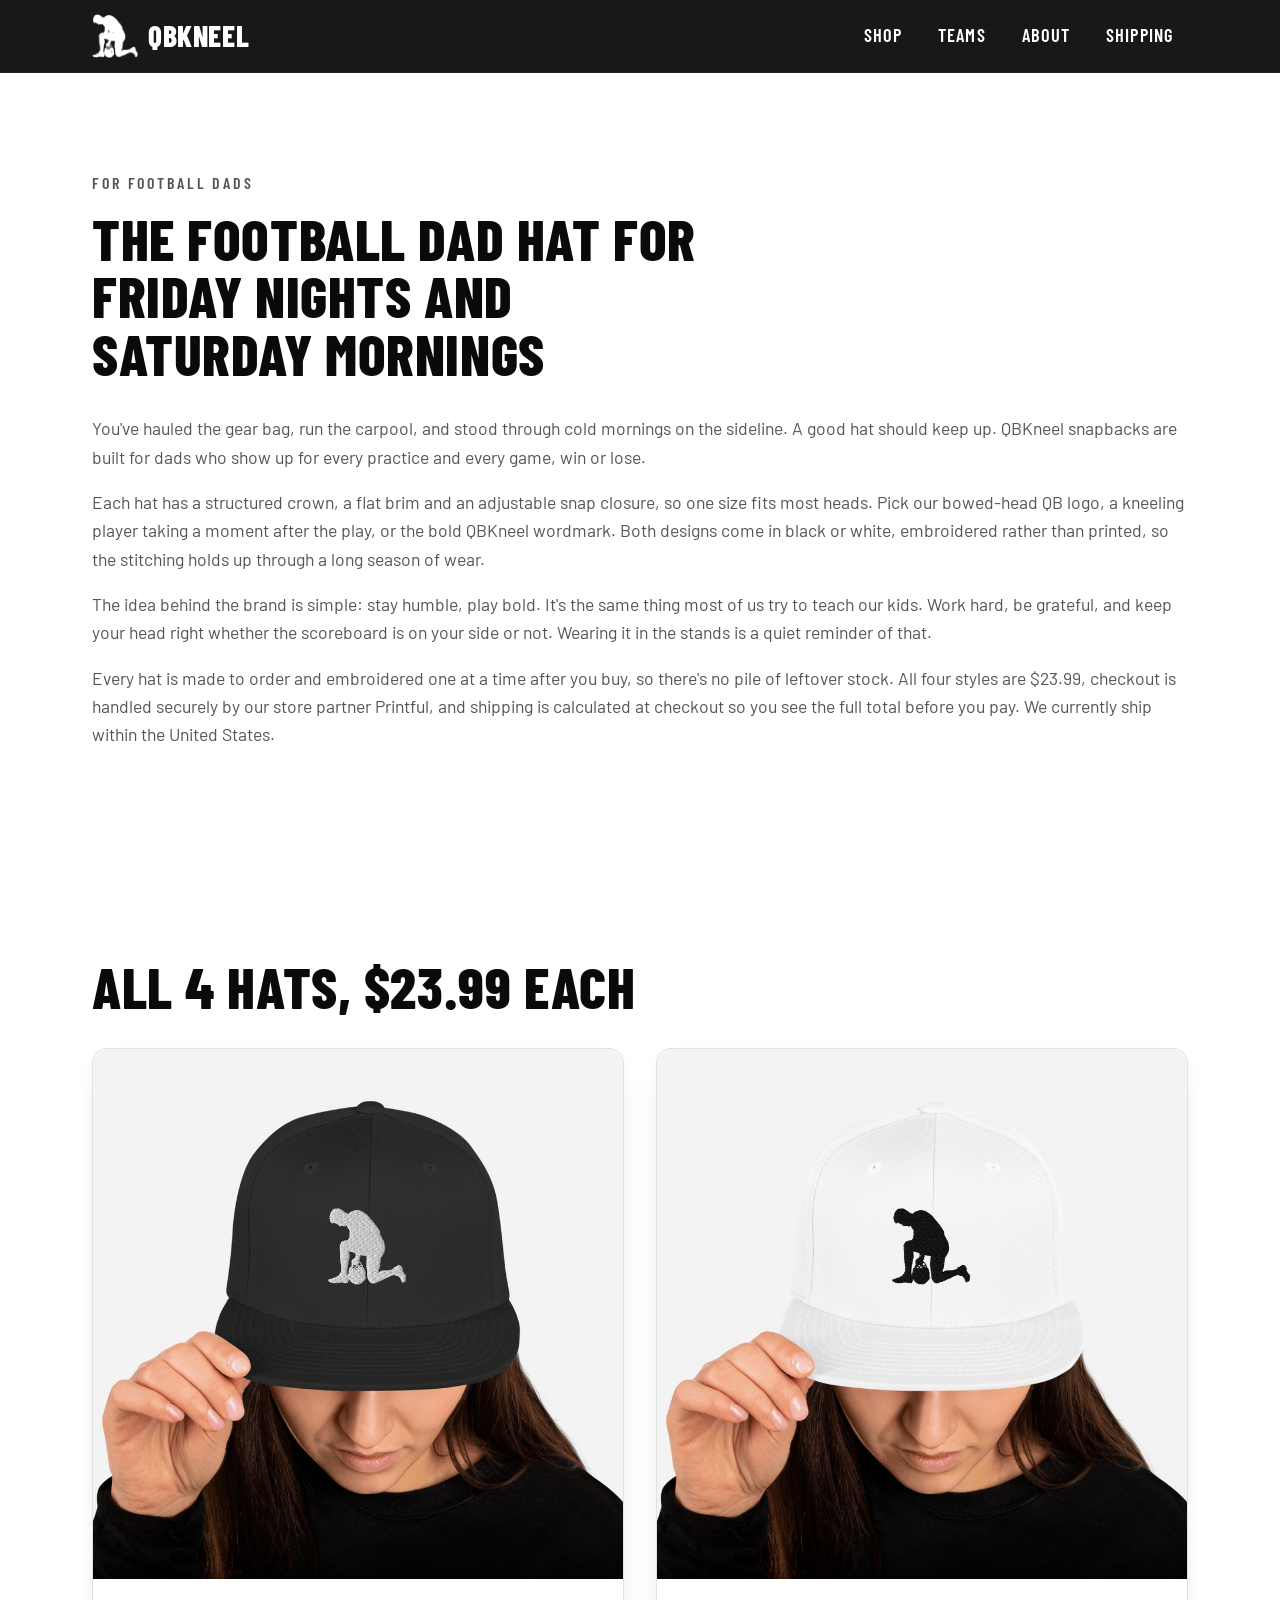
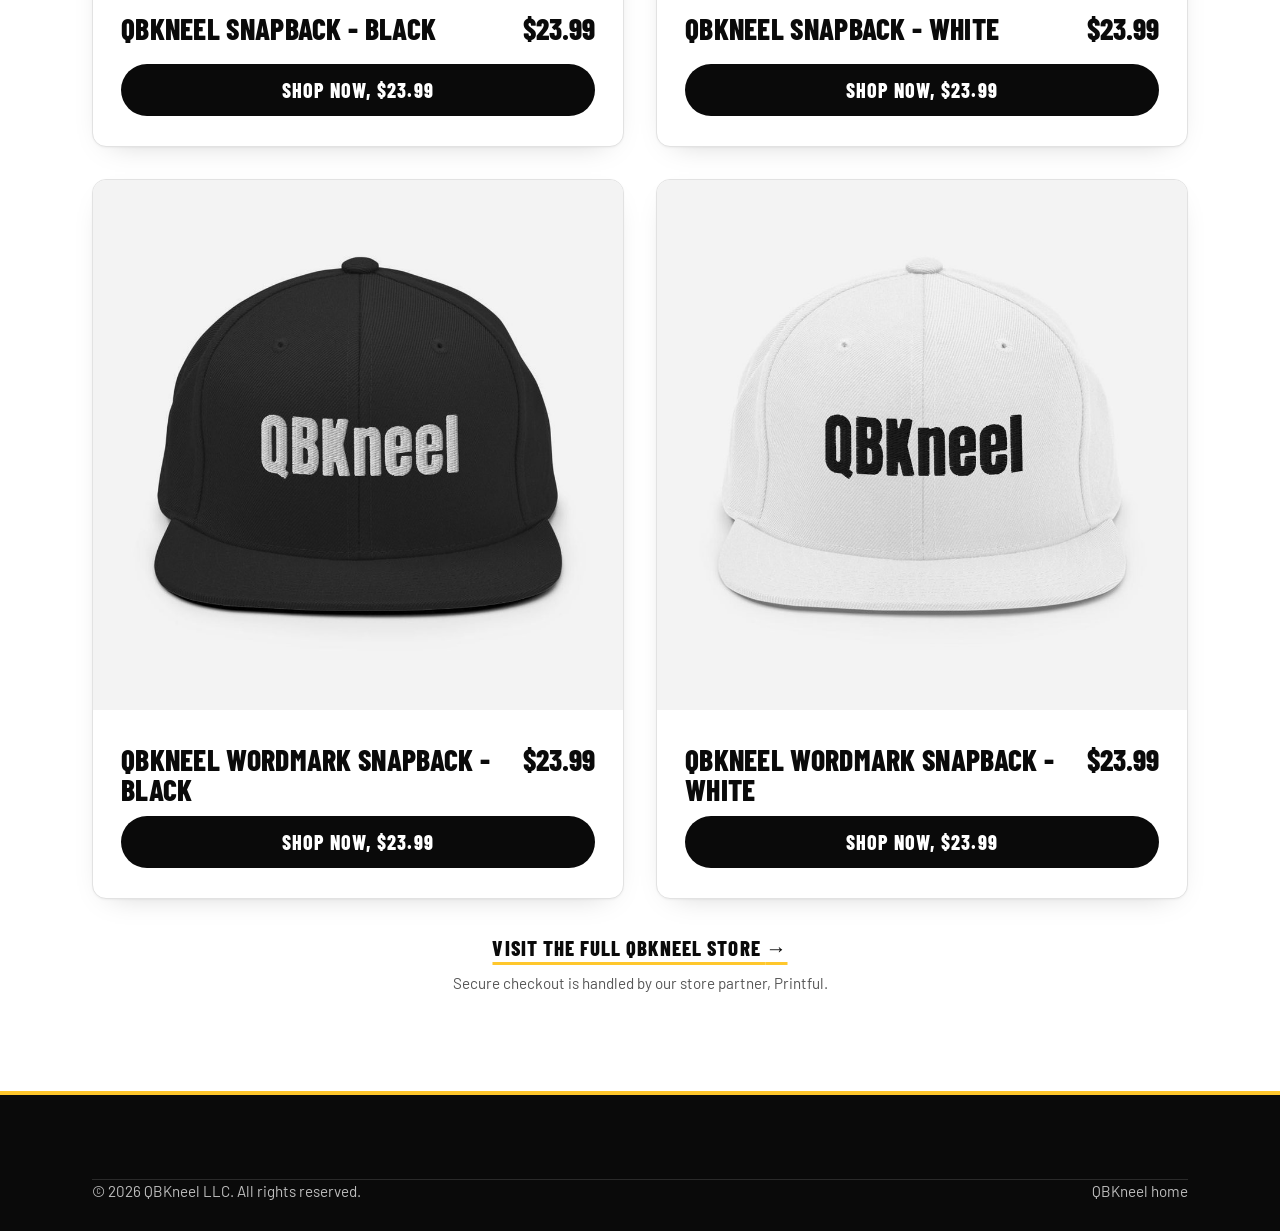
<file: football-dad-hat/index.html>
<!doctype html>
<html lang="en">
<head>
  <meta charset="utf-8">
  <meta name="viewport" content="width=device-width, initial-scale=1">
  <title>Football Dad Hat | QBKneel Embroidered Snapbacks, $23.99</title>
  <meta name="description" content="A football dad hat for the sideline: four QBKneel embroidered snapbacks with the bowed-head QB logo or wordmark, black or white. $23.99 each, made to order.">
  <link rel="canonical" href="https://qbkneel.com/football-dad-hat/">
  <meta name="theme-color" content="#0a0a0a">
  <meta property="og:type" content="website">
  <meta property="og:site_name" content="QBKneel">
  <meta property="og:title" content="Football Dad Hat | QBKneel Embroidered Snapbacks, $23.99">
  <meta property="og:description" content="A football dad hat for the sideline: four QBKneel embroidered snapbacks with the bowed-head QB logo or wordmark, black or white. $23.99 each, made to order.">
  <meta property="og:url" content="https://qbkneel.com/football-dad-hat/">
  <meta property="og:image" content="https://qbkneel.com/assets/img/og-image-v2.png">
  <meta property="og:image:width" content="1200">
  <meta property="og:image:height" content="630">
  <meta property="og:locale" content="en_US">
  <meta property="og:image:alt" content="QBKneel logo – a kneeling football player silhouette – with the words Stay Humble. Play Bold. and 4 embroidered snapbacks, $23.99.">
  <meta name="twitter:card" content="summary_large_image">
  <meta name="twitter:title" content="Football Dad Hat | QBKneel Embroidered Snapbacks, $23.99">
  <meta name="twitter:description" content="A football dad hat for the sideline: four QBKneel embroidered snapbacks with the bowed-head QB logo or wordmark, black or white. $23.99 each, made to order.">
  <meta name="twitter:image" content="https://qbkneel.com/assets/img/og-image-v2.png">
  <link rel="icon" href="/favicon.ico" sizes="any">
  <link rel="icon" href="/assets/img/favicon-32.png" type="image/png" sizes="32x32">
  <link rel="apple-touch-icon" href="/assets/img/apple-touch-icon.png">
  <link rel="manifest" href="/site.webmanifest">
  <link rel="stylesheet" href="/assets/css/styles.css">
  <script type="application/ld+json">
{
  "@context": "https://schema.org",
  "@graph": [
    {
      "@type": "Organization",
      "@id": "https://qbkneel.com/#org",
      "name": "QBKneel LLC",
      "url": "https://qbkneel.com/",
      "logo": "https://qbkneel.com/assets/img/icon-512.png",
      "sameAs": [
        "https://www.instagram.com/qb_kneel/",
        "https://x.com/QBKneel"
      ]
    },
    {
      "@type": "Product",
      "@id": "https://qbkneel.com/#qbk-logo-black",
      "name": "QBKneel Snapback - Black",
      "description": "Black snapback with the white-thread embroidered bowed-head QBKneel QB logo. Structured crown, flat brim, adjustable snap, one size.",
      "image": "https://qbkneel.com/assets/img/hat-logo-black-front-900.jpg",
      "brand": {
        "@type": "Brand",
        "name": "QBKneel"
      },
      "color": "Black",
      "category": "Hats > Snapback",
      "url": "https://bobbys-hat-shop.printful.me/product/qbkneel-snapback-black-6ac12aaab0001",
      "offers": {
        "@type": "Offer",
        "url": "https://bobbys-hat-shop.printful.me/product/qbkneel-snapback-black-6ac12aaab0001",
        "price": "23.99",
        "priceCurrency": "USD",
        "availability": "https://schema.org/InStock",
        "itemCondition": "https://schema.org/NewCondition",
        "seller": {
          "@id": "https://qbkneel.com/#org"
        }
      }
    },
    {
      "@type": "Product",
      "@id": "https://qbkneel.com/#qbk-logo-white",
      "name": "QBKneel Snapback - White",
      "description": "White snapback with the black-thread embroidered bowed-head QBKneel QB logo. Structured crown, flat brim, adjustable snap, one size.",
      "image": "https://qbkneel.com/assets/img/hat-logo-white-front-900.jpg",
      "brand": {
        "@type": "Brand",
        "name": "QBKneel"
      },
      "color": "White",
      "category": "Hats > Snapback",
      "url": "https://bobbys-hat-shop.printful.me/product/qbkneel-snapback-white",
      "offers": {
        "@type": "Offer",
        "url": "https://bobbys-hat-shop.printful.me/product/qbkneel-snapback-white",
        "price": "23.99",
        "priceCurrency": "USD",
        "availability": "https://schema.org/InStock",
        "itemCondition": "https://schema.org/NewCondition",
        "seller": {
          "@id": "https://qbkneel.com/#org"
        }
      }
    },
    {
      "@type": "Product",
      "@id": "https://qbkneel.com/#qbk-wordmark-black",
      "name": "QBKneel Wordmark Snapback - Black",
      "description": "Black snapback with the QBKneel wordmark embroidered in white thread. Structured crown, flat brim, adjustable snap, one size.",
      "image": "https://qbkneel.com/assets/img/hat-wordmark-black-front-900.jpg",
      "brand": {
        "@type": "Brand",
        "name": "QBKneel"
      },
      "color": "Black",
      "category": "Hats > Snapback",
      "url": "https://bobbys-hat-shop.printful.me/product/qbkneel-wordmark-snapback-black-6ac3192c749b2",
      "offers": {
        "@type": "Offer",
        "url": "https://bobbys-hat-shop.printful.me/product/qbkneel-wordmark-snapback-black-6ac3192c749b2",
        "price": "23.99",
        "priceCurrency": "USD",
        "availability": "https://schema.org/InStock",
        "itemCondition": "https://schema.org/NewCondition",
        "seller": {
          "@id": "https://qbkneel.com/#org"
        }
      }
    },
    {
      "@type": "Product",
      "@id": "https://qbkneel.com/#qbk-wordmark-white",
      "name": "QBKneel Wordmark Snapback - White",
      "description": "White snapback with the QBKneel wordmark embroidered in black thread. Structured crown, flat brim, adjustable snap, one size.",
      "image": "https://qbkneel.com/assets/img/hat-wordmark-white-front-900.jpg",
      "brand": {
        "@type": "Brand",
        "name": "QBKneel"
      },
      "color": "White",
      "category": "Hats > Snapback",
      "url": "https://bobbys-hat-shop.printful.me/product/qbkneel-wordmark-snapback-white",
      "offers": {
        "@type": "Offer",
        "url": "https://bobbys-hat-shop.printful.me/product/qbkneel-wordmark-snapback-white",
        "price": "23.99",
        "priceCurrency": "USD",
        "availability": "https://schema.org/InStock",
        "itemCondition": "https://schema.org/NewCondition",
        "seller": {
          "@id": "https://qbkneel.com/#org"
        }
      }
    }
  ]
}
  </script>
</head>
<body>
  <a class="skip-link" href="#main">Skip to content</a>
  <header class="site-header">
    <div class="container header-inner">
      <a class="brand" href="/" aria-label="QBKneel home">
        <img src="/assets/img/logo-white.png" width="100" height="96" alt="" class="brand-mark">
        <span class="brand-name">QBKneel</span>
      </a>
      <nav aria-label="Main">
        <ul class="nav-list">
          <li><a href="/#shop">Shop</a></li>
          <li><a href="/#team">Teams</a></li>
          <li><a href="/#about">About</a></li>
          <li><a href="/#shipping">Shipping</a></li>
        </ul>
      </nav>
    </div>
  </header>
  <main id="main">
    <section class="section" aria-labelledby="page-title">
      <div class="container">
        <div class="section-head">
          <p class="eyebrow eyebrow-dark">For football dads</p>
          <h1 id="page-title" class="section-title">The football dad hat for Friday nights and Saturday mornings</h1>
        </div>
        <div class="section-lead">
          <p>You've hauled the gear bag, run the carpool, and stood through cold mornings on the sideline. A good hat should keep up. QBKneel snapbacks are built for dads who show up for every practice and every game, win or lose.</p>
          <p>Each hat has a structured crown, a flat brim and an adjustable snap closure, so one size fits most heads. Pick our bowed-head QB logo, a kneeling player taking a moment after the play, or the bold QBKneel wordmark. Both designs come in black or white, embroidered rather than printed, so the stitching holds up through a long season of wear.</p>
          <p>The idea behind the brand is simple: stay humble, play bold. It's the same thing most of us try to teach our kids. Work hard, be grateful, and keep your head right whether the scoreboard is on your side or not. Wearing it in the stands is a quiet reminder of that.</p>
          <p>Every hat is made to order and embroidered one at a time after you buy, so there's no pile of leftover stock. All four styles are $23.99, checkout is handled securely by our store partner Printful, and shipping is calculated at checkout so you see the full total before you pay. We currently ship within the United States.</p>
        </div>
      </div>
    </section>
    <section class="section shop" id="shop" aria-labelledby="shop-title">
      <div class="container">
        <div class="section-head"><h2 id="shop-title" class="section-title">All 4 hats, $23.99 each</h2></div>
        <div class="product-grid">
          <article class="product-card">
            <div class="product-media"><img src="/assets/img/hat-logo-black-front-900.jpg" width="900" height="900" loading="lazy" decoding="async" alt="QBKneel Snapback - Black, front view."></div>
            <div class="product-body">
              <div class="product-top"><h3 class="product-name">QBKneel Snapback - Black</h3><p class="product-price"><span class="visually-hidden">Price: </span>$23.99</p></div>
              <a class="btn btn-dark btn-block" data-link="BUY_LOGO_BLACK_URL" href="https://bobbys-hat-shop.printful.me/product/qbkneel-snapback-black-6ac12aaab0001">Shop now, $23.99<span class="visually-hidden"> – QBKneel Snapback - Black</span></a>
            </div>
          </article>
          <article class="product-card">
            <div class="product-media"><img src="/assets/img/hat-logo-white-front-900.jpg" width="900" height="900" loading="lazy" decoding="async" alt="QBKneel Snapback - White, front view."></div>
            <div class="product-body">
              <div class="product-top"><h3 class="product-name">QBKneel Snapback - White</h3><p class="product-price"><span class="visually-hidden">Price: </span>$23.99</p></div>
              <a class="btn btn-dark btn-block" data-link="BUY_LOGO_WHITE_URL" href="https://bobbys-hat-shop.printful.me/product/qbkneel-snapback-white">Shop now, $23.99<span class="visually-hidden"> – QBKneel Snapback - White</span></a>
            </div>
          </article>
          <article class="product-card">
            <div class="product-media"><img src="/assets/img/hat-wordmark-black-front-900.jpg" width="900" height="900" loading="lazy" decoding="async" alt="QBKneel Wordmark Snapback - Black, front view."></div>
            <div class="product-body">
              <div class="product-top"><h3 class="product-name">QBKneel Wordmark Snapback - Black</h3><p class="product-price"><span class="visually-hidden">Price: </span>$23.99</p></div>
              <a class="btn btn-dark btn-block" data-link="BUY_WORDMARK_BLACK_URL" href="https://bobbys-hat-shop.printful.me/product/qbkneel-wordmark-snapback-black-6ac3192c749b2">Shop now, $23.99<span class="visually-hidden"> – QBKneel Wordmark Snapback - Black</span></a>
            </div>
          </article>
          <article class="product-card">
            <div class="product-media"><img src="/assets/img/hat-wordmark-white-front-900.jpg" width="900" height="900" loading="lazy" decoding="async" alt="QBKneel Wordmark Snapback - White, front view."></div>
            <div class="product-body">
              <div class="product-top"><h3 class="product-name">QBKneel Wordmark Snapback - White</h3><p class="product-price"><span class="visually-hidden">Price: </span>$23.99</p></div>
              <a class="btn btn-dark btn-block" data-link="BUY_WORDMARK_WHITE_URL" href="https://bobbys-hat-shop.printful.me/product/qbkneel-wordmark-snapback-white">Shop now, $23.99<span class="visually-hidden"> – QBKneel Wordmark Snapback - White</span></a>
            </div>
          </article>
        </div>
        <p class="store-link-wrap"><a class="text-link" data-link="STORE_URL" href="https://bobbys-hat-shop.printful.me/">Visit the full QBKneel store <span aria-hidden="true">→</span></a></p>
        <p class="checkout-note">Secure checkout is handled by our store partner, Printful.</p>
      </div>
    </section>
  </main>
  <footer class="site-footer">
    <div class="container footer-bottom">
      <p>&copy; 2026 QBKneel LLC. All rights reserved.</p>
      <p><a href="/">QBKneel home</a></p>
    </div>
  </footer>
</body>
</html>
</file>
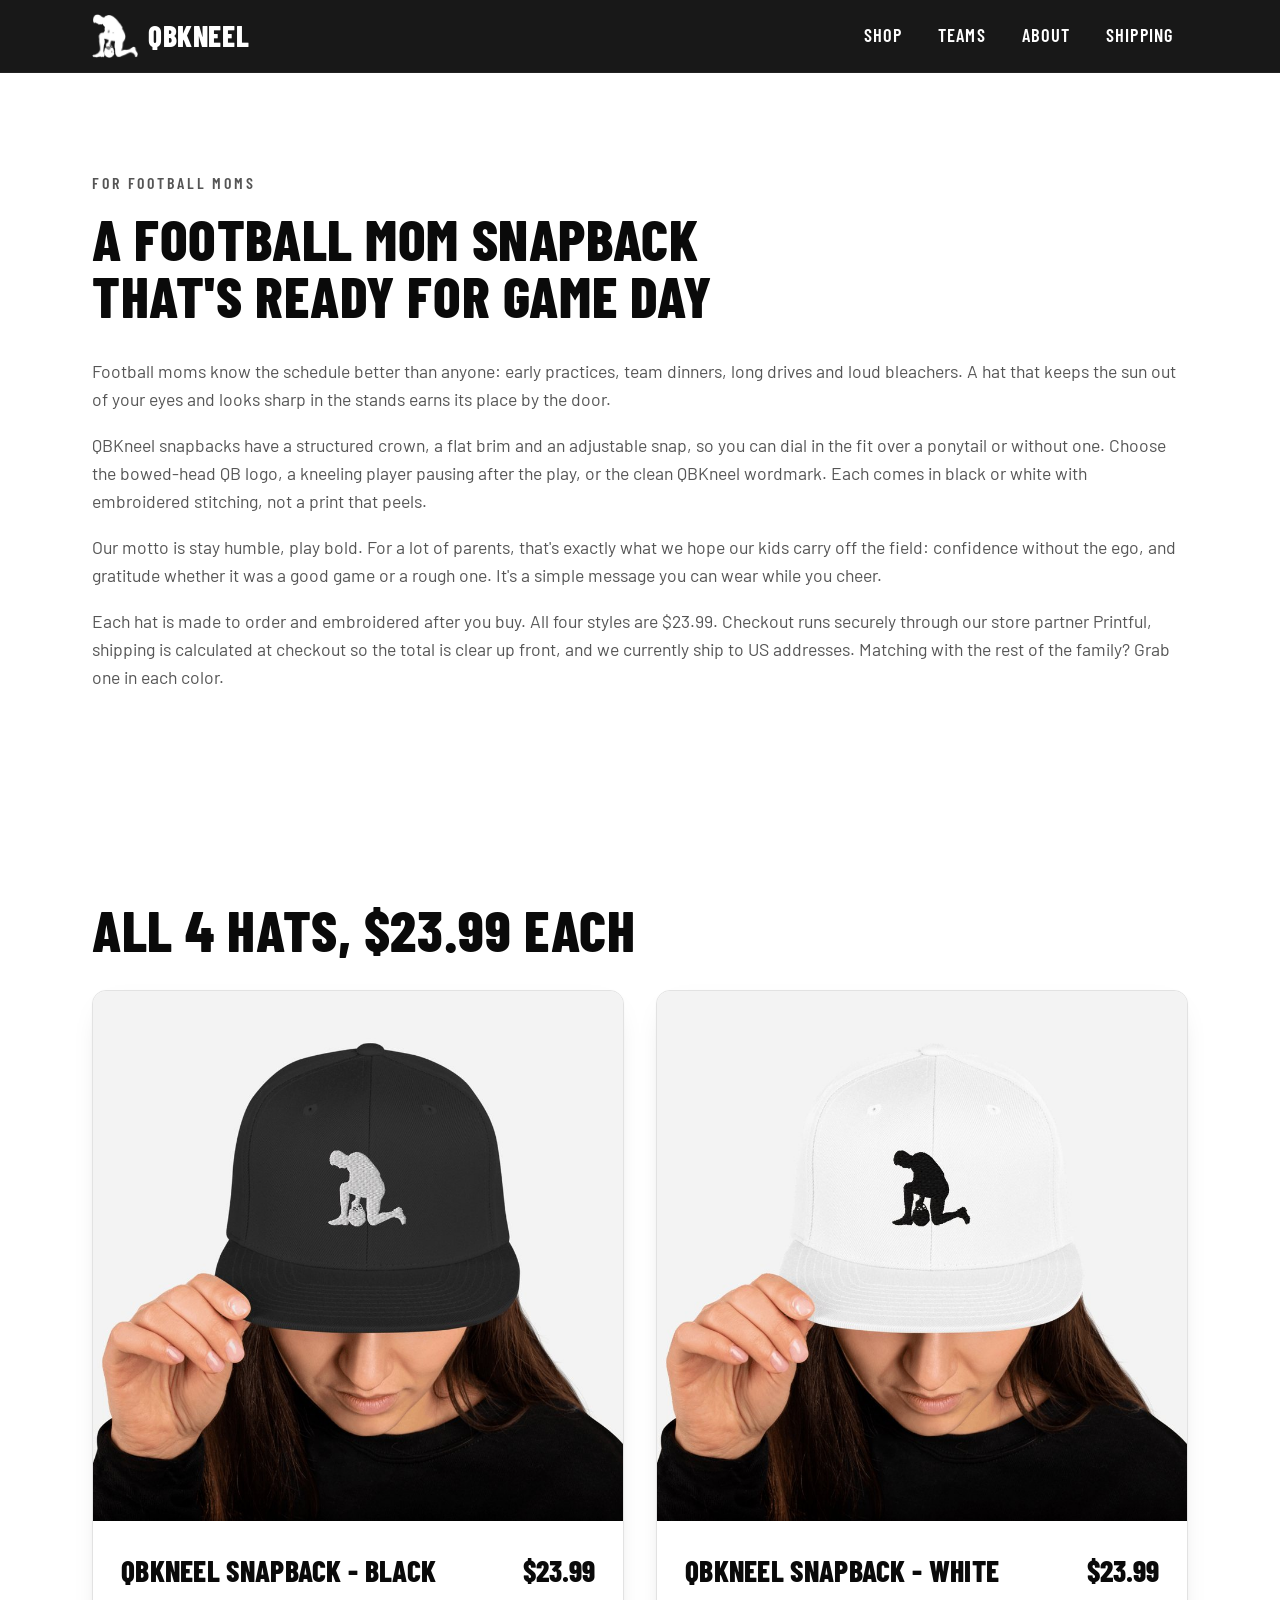
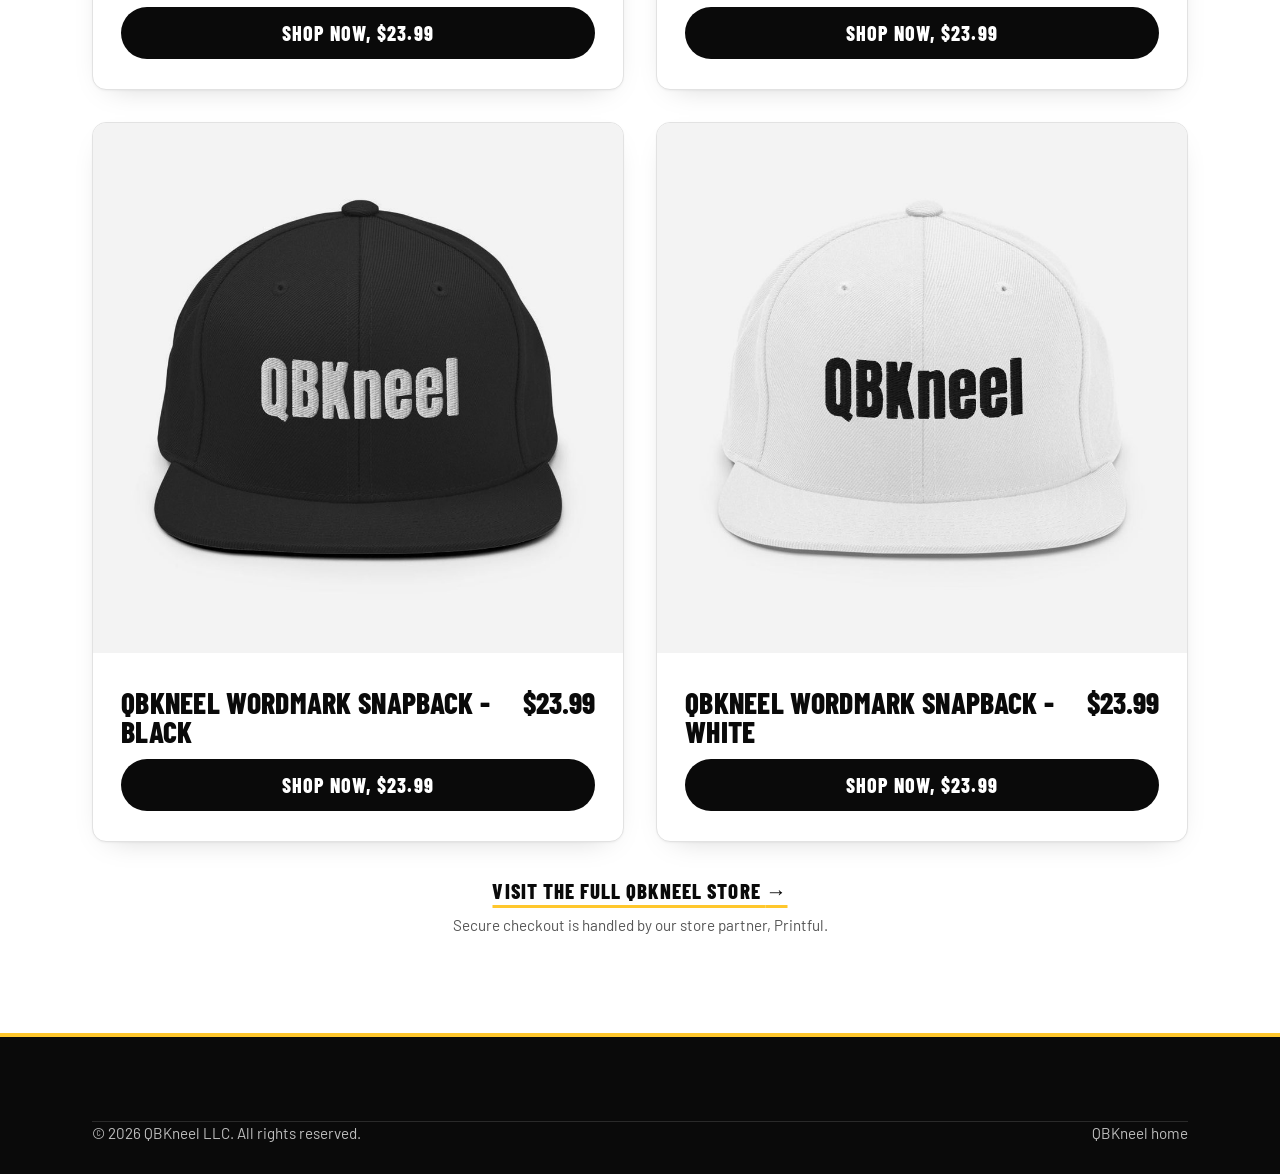
<file: football-mom-snapback/index.html>
<!doctype html>
<html lang="en">
<head>
  <meta charset="utf-8">
  <meta name="viewport" content="width=device-width, initial-scale=1">
  <title>Football Mom Snapback | QBKneel Embroidered Hats, $23.99</title>
  <meta name="description" content="A football mom snapback for game day: QBKneel embroidered hats with the bowed-head QB logo or wordmark in black or white. $23.99 each, made to order in the US.">
  <link rel="canonical" href="https://qbkneel.com/football-mom-snapback/">
  <meta name="theme-color" content="#0a0a0a">
  <meta property="og:type" content="website">
  <meta property="og:site_name" content="QBKneel">
  <meta property="og:title" content="Football Mom Snapback | QBKneel Embroidered Hats, $23.99">
  <meta property="og:description" content="A football mom snapback for game day: QBKneel embroidered hats with the bowed-head QB logo or wordmark in black or white. $23.99 each, made to order in the US.">
  <meta property="og:url" content="https://qbkneel.com/football-mom-snapback/">
  <meta property="og:image" content="https://qbkneel.com/assets/img/og-image-v2.png">
  <meta property="og:image:width" content="1200">
  <meta property="og:image:height" content="630">
  <meta property="og:locale" content="en_US">
  <meta property="og:image:alt" content="QBKneel logo – a kneeling football player silhouette – with the words Stay Humble. Play Bold. and 4 embroidered snapbacks, $23.99.">
  <meta name="twitter:card" content="summary_large_image">
  <meta name="twitter:title" content="Football Mom Snapback | QBKneel Embroidered Hats, $23.99">
  <meta name="twitter:description" content="A football mom snapback for game day: QBKneel embroidered hats with the bowed-head QB logo or wordmark in black or white. $23.99 each, made to order in the US.">
  <meta name="twitter:image" content="https://qbkneel.com/assets/img/og-image-v2.png">
  <link rel="icon" href="/favicon.ico" sizes="any">
  <link rel="icon" href="/assets/img/favicon-32.png" type="image/png" sizes="32x32">
  <link rel="apple-touch-icon" href="/assets/img/apple-touch-icon.png">
  <link rel="manifest" href="/site.webmanifest">
  <link rel="stylesheet" href="/assets/css/styles.css">
  <script type="application/ld+json">
{
  "@context": "https://schema.org",
  "@graph": [
    {
      "@type": "Organization",
      "@id": "https://qbkneel.com/#org",
      "name": "QBKneel LLC",
      "url": "https://qbkneel.com/",
      "logo": "https://qbkneel.com/assets/img/icon-512.png",
      "sameAs": [
        "https://www.instagram.com/qb_kneel/",
        "https://x.com/QBKneel"
      ]
    },
    {
      "@type": "Product",
      "@id": "https://qbkneel.com/#qbk-logo-black",
      "name": "QBKneel Snapback - Black",
      "description": "Black snapback with the white-thread embroidered bowed-head QBKneel QB logo. Structured crown, flat brim, adjustable snap, one size.",
      "image": "https://qbkneel.com/assets/img/hat-logo-black-front-900.jpg",
      "brand": {
        "@type": "Brand",
        "name": "QBKneel"
      },
      "color": "Black",
      "category": "Hats > Snapback",
      "url": "https://bobbys-hat-shop.printful.me/product/qbkneel-snapback-black-6ac12aaab0001",
      "offers": {
        "@type": "Offer",
        "url": "https://bobbys-hat-shop.printful.me/product/qbkneel-snapback-black-6ac12aaab0001",
        "price": "23.99",
        "priceCurrency": "USD",
        "availability": "https://schema.org/InStock",
        "itemCondition": "https://schema.org/NewCondition",
        "seller": {
          "@id": "https://qbkneel.com/#org"
        }
      }
    },
    {
      "@type": "Product",
      "@id": "https://qbkneel.com/#qbk-logo-white",
      "name": "QBKneel Snapback - White",
      "description": "White snapback with the black-thread embroidered bowed-head QBKneel QB logo. Structured crown, flat brim, adjustable snap, one size.",
      "image": "https://qbkneel.com/assets/img/hat-logo-white-front-900.jpg",
      "brand": {
        "@type": "Brand",
        "name": "QBKneel"
      },
      "color": "White",
      "category": "Hats > Snapback",
      "url": "https://bobbys-hat-shop.printful.me/product/qbkneel-snapback-white",
      "offers": {
        "@type": "Offer",
        "url": "https://bobbys-hat-shop.printful.me/product/qbkneel-snapback-white",
        "price": "23.99",
        "priceCurrency": "USD",
        "availability": "https://schema.org/InStock",
        "itemCondition": "https://schema.org/NewCondition",
        "seller": {
          "@id": "https://qbkneel.com/#org"
        }
      }
    },
    {
      "@type": "Product",
      "@id": "https://qbkneel.com/#qbk-wordmark-black",
      "name": "QBKneel Wordmark Snapback - Black",
      "description": "Black snapback with the QBKneel wordmark embroidered in white thread. Structured crown, flat brim, adjustable snap, one size.",
      "image": "https://qbkneel.com/assets/img/hat-wordmark-black-front-900.jpg",
      "brand": {
        "@type": "Brand",
        "name": "QBKneel"
      },
      "color": "Black",
      "category": "Hats > Snapback",
      "url": "https://bobbys-hat-shop.printful.me/product/qbkneel-wordmark-snapback-black-6ac3192c749b2",
      "offers": {
        "@type": "Offer",
        "url": "https://bobbys-hat-shop.printful.me/product/qbkneel-wordmark-snapback-black-6ac3192c749b2",
        "price": "23.99",
        "priceCurrency": "USD",
        "availability": "https://schema.org/InStock",
        "itemCondition": "https://schema.org/NewCondition",
        "seller": {
          "@id": "https://qbkneel.com/#org"
        }
      }
    },
    {
      "@type": "Product",
      "@id": "https://qbkneel.com/#qbk-wordmark-white",
      "name": "QBKneel Wordmark Snapback - White",
      "description": "White snapback with the QBKneel wordmark embroidered in black thread. Structured crown, flat brim, adjustable snap, one size.",
      "image": "https://qbkneel.com/assets/img/hat-wordmark-white-front-900.jpg",
      "brand": {
        "@type": "Brand",
        "name": "QBKneel"
      },
      "color": "White",
      "category": "Hats > Snapback",
      "url": "https://bobbys-hat-shop.printful.me/product/qbkneel-wordmark-snapback-white",
      "offers": {
        "@type": "Offer",
        "url": "https://bobbys-hat-shop.printful.me/product/qbkneel-wordmark-snapback-white",
        "price": "23.99",
        "priceCurrency": "USD",
        "availability": "https://schema.org/InStock",
        "itemCondition": "https://schema.org/NewCondition",
        "seller": {
          "@id": "https://qbkneel.com/#org"
        }
      }
    }
  ]
}
  </script>
</head>
<body>
  <a class="skip-link" href="#main">Skip to content</a>
  <header class="site-header">
    <div class="container header-inner">
      <a class="brand" href="/" aria-label="QBKneel home">
        <img src="/assets/img/logo-white.png" width="100" height="96" alt="" class="brand-mark">
        <span class="brand-name">QBKneel</span>
      </a>
      <nav aria-label="Main">
        <ul class="nav-list">
          <li><a href="/#shop">Shop</a></li>
          <li><a href="/#team">Teams</a></li>
          <li><a href="/#about">About</a></li>
          <li><a href="/#shipping">Shipping</a></li>
        </ul>
      </nav>
    </div>
  </header>
  <main id="main">
    <section class="section" aria-labelledby="page-title">
      <div class="container">
        <div class="section-head">
          <p class="eyebrow eyebrow-dark">For football moms</p>
          <h1 id="page-title" class="section-title">A football mom snapback that's ready for game day</h1>
        </div>
        <div class="section-lead">
          <p>Football moms know the schedule better than anyone: early practices, team dinners, long drives and loud bleachers. A hat that keeps the sun out of your eyes and looks sharp in the stands earns its place by the door.</p>
          <p>QBKneel snapbacks have a structured crown, a flat brim and an adjustable snap, so you can dial in the fit over a ponytail or without one. Choose the bowed-head QB logo, a kneeling player pausing after the play, or the clean QBKneel wordmark. Each comes in black or white with embroidered stitching, not a print that peels.</p>
          <p>Our motto is stay humble, play bold. For a lot of parents, that's exactly what we hope our kids carry off the field: confidence without the ego, and gratitude whether it was a good game or a rough one. It's a simple message you can wear while you cheer.</p>
          <p>Each hat is made to order and embroidered after you buy. All four styles are $23.99. Checkout runs securely through our store partner Printful, shipping is calculated at checkout so the total is clear up front, and we currently ship to US addresses. Matching with the rest of the family? Grab one in each color.</p>
        </div>
      </div>
    </section>
    <section class="section shop" id="shop" aria-labelledby="shop-title">
      <div class="container">
        <div class="section-head"><h2 id="shop-title" class="section-title">All 4 hats, $23.99 each</h2></div>
        <div class="product-grid">
          <article class="product-card">
            <div class="product-media"><img src="/assets/img/hat-logo-black-front-900.jpg" width="900" height="900" loading="lazy" decoding="async" alt="QBKneel Snapback - Black, front view."></div>
            <div class="product-body">
              <div class="product-top"><h3 class="product-name">QBKneel Snapback - Black</h3><p class="product-price"><span class="visually-hidden">Price: </span>$23.99</p></div>
              <a class="btn btn-dark btn-block" data-link="BUY_LOGO_BLACK_URL" href="https://bobbys-hat-shop.printful.me/product/qbkneel-snapback-black-6ac12aaab0001">Shop now, $23.99<span class="visually-hidden"> – QBKneel Snapback - Black</span></a>
            </div>
          </article>
          <article class="product-card">
            <div class="product-media"><img src="/assets/img/hat-logo-white-front-900.jpg" width="900" height="900" loading="lazy" decoding="async" alt="QBKneel Snapback - White, front view."></div>
            <div class="product-body">
              <div class="product-top"><h3 class="product-name">QBKneel Snapback - White</h3><p class="product-price"><span class="visually-hidden">Price: </span>$23.99</p></div>
              <a class="btn btn-dark btn-block" data-link="BUY_LOGO_WHITE_URL" href="https://bobbys-hat-shop.printful.me/product/qbkneel-snapback-white">Shop now, $23.99<span class="visually-hidden"> – QBKneel Snapback - White</span></a>
            </div>
          </article>
          <article class="product-card">
            <div class="product-media"><img src="/assets/img/hat-wordmark-black-front-900.jpg" width="900" height="900" loading="lazy" decoding="async" alt="QBKneel Wordmark Snapback - Black, front view."></div>
            <div class="product-body">
              <div class="product-top"><h3 class="product-name">QBKneel Wordmark Snapback - Black</h3><p class="product-price"><span class="visually-hidden">Price: </span>$23.99</p></div>
              <a class="btn btn-dark btn-block" data-link="BUY_WORDMARK_BLACK_URL" href="https://bobbys-hat-shop.printful.me/product/qbkneel-wordmark-snapback-black-6ac3192c749b2">Shop now, $23.99<span class="visually-hidden"> – QBKneel Wordmark Snapback - Black</span></a>
            </div>
          </article>
          <article class="product-card">
            <div class="product-media"><img src="/assets/img/hat-wordmark-white-front-900.jpg" width="900" height="900" loading="lazy" decoding="async" alt="QBKneel Wordmark Snapback - White, front view."></div>
            <div class="product-body">
              <div class="product-top"><h3 class="product-name">QBKneel Wordmark Snapback - White</h3><p class="product-price"><span class="visually-hidden">Price: </span>$23.99</p></div>
              <a class="btn btn-dark btn-block" data-link="BUY_WORDMARK_WHITE_URL" href="https://bobbys-hat-shop.printful.me/product/qbkneel-wordmark-snapback-white">Shop now, $23.99<span class="visually-hidden"> – QBKneel Wordmark Snapback - White</span></a>
            </div>
          </article>
        </div>
        <p class="store-link-wrap"><a class="text-link" data-link="STORE_URL" href="https://bobbys-hat-shop.printful.me/">Visit the full QBKneel store <span aria-hidden="true">→</span></a></p>
        <p class="checkout-note">Secure checkout is handled by our store partner, Printful.</p>
      </div>
    </section>
  </main>
  <footer class="site-footer">
    <div class="container footer-bottom">
      <p>&copy; 2026 QBKneel LLC. All rights reserved.</p>
      <p><a href="/">QBKneel home</a></p>
    </div>
  </footer>
</body>
</html>
</file>
<file: assets/css/styles.css>
/* ==========================================================================
   QBKneel — styles (mobile-first, no build step)
   ========================================================================== */
@font-face { font-family: "Barlow Condensed"; src: url("../fonts/barlow-condensed-800.woff2") format("woff2"); font-weight: 800; font-style: normal; font-display: swap; }
@font-face { font-family: "Barlow Condensed"; src: url("../fonts/barlow-condensed-600.woff2") format("woff2"); font-weight: 600; font-style: normal; font-display: swap; }
@font-face { font-family: "Barlow"; src: url("../fonts/barlow-400.woff2") format("woff2"); font-weight: 400; font-style: normal; font-display: swap; }
@font-face { font-family: "Barlow"; src: url("../fonts/barlow-600.woff2") format("woff2"); font-weight: 600; font-style: normal; font-display: swap; }

:root {
  --black: #0a0a0a;
  --ink: #161616;
  --white: #ffffff;
  --paper: #f3f3f3;          /* matches the product photo backgrounds */
  --line: #e2e2e2;
  --text: #2b2b2b;           /* body text on light: 14:1 */
  --muted: #555555;          /* secondary text on light: 7.4:1 */
  --muted-dark: #bdbdbd;     /* secondary text on black: 11:1 */
  --accent: #ffc72c;         /* gold — used on black, or as a fill behind black text */
  --accent-deep: #f0b400;
  --radius: 14px;
  --max: 1160px;
  --font-display: "Barlow Condensed", "Arial Narrow", "Helvetica Neue", Arial, sans-serif;
  --font-body: "Barlow", system-ui, -apple-system, "Segoe UI", Roboto, Arial, sans-serif;
}

*, *::before, *::after { box-sizing: border-box; }
html { scroll-behavior: smooth; -webkit-text-size-adjust: 100%; }
@media (prefers-reduced-motion: reduce) { html { scroll-behavior: auto; } * { transition: none !important; } }
body { margin: 0; font-family: var(--font-body); font-size: 1.0625rem; line-height: 1.6; color: var(--text); background: var(--white); }
img { max-width: 100%; height: auto; display: block; }
a { color: inherit; }
h1, h2, h3 { font-family: var(--font-display); font-weight: 800; line-height: 1; margin: 0; text-transform: uppercase; letter-spacing: .01em; }
p { margin: 0 0 1em; }
ul { margin: 0; padding: 0; list-style: none; }

[id] { scroll-margin-top: 72px; }

.container { width: 100%; max-width: var(--max); margin: 0 auto; padding: 0 20px; }
.visually-hidden { position: absolute !important; width: 1px; height: 1px; padding: 0; margin: -1px; overflow: hidden; clip: rect(0 0 0 0); white-space: nowrap; border: 0; }
.skip-link { position: absolute; left: 12px; top: -60px; z-index: 100; background: var(--accent); color: var(--black); padding: 10px 16px; border-radius: 8px; font-weight: 600; text-decoration: none; }
.skip-link:focus { top: 12px; }
:focus-visible { outline: 3px solid var(--accent); outline-offset: 3px; border-radius: 4px; }
.shop :focus-visible, .shipping :focus-visible { outline-color: var(--black); }

/* ---------- Header ---------- */
.site-header { position: sticky; top: 0; z-index: 50; background: rgba(10,10,10,.94); -webkit-backdrop-filter: saturate(140%) blur(8px); backdrop-filter: saturate(140%) blur(8px); border-bottom: 1px solid #222; color: var(--white); }
.header-inner { display: flex; align-items: center; justify-content: space-between; gap: 12px; height: 64px; }
.brand { display: inline-flex; align-items: center; gap: 10px; text-decoration: none; }
.brand-mark { width: 40px; height: auto; }
.brand-name { font-family: var(--font-display); font-weight: 800; font-size: 1.6rem; text-transform: uppercase; letter-spacing: .02em; line-height: 1; }
.nav-list { display: flex; gap: 2px; }
.nav-list a { display: block; padding: 10px 9px; font-family: var(--font-display); font-weight: 600; font-size: 1.05rem; text-transform: uppercase; letter-spacing: .06em; text-decoration: none; color: var(--white); border-radius: 6px; }
.nav-list a:hover { color: var(--accent); }

/* ---------- Buttons ---------- */
.btn { display: inline-flex; align-items: center; justify-content: center; min-height: 52px; padding: 0 28px; border-radius: 999px; font-family: var(--font-display); font-weight: 800; font-size: 1.25rem; letter-spacing: .06em; text-transform: uppercase; text-decoration: none; border: 2px solid transparent; transition: transform .15s ease, background-color .15s ease, color .15s ease, border-color .15s ease; cursor: pointer; }
.btn:hover { transform: translateY(-1px); }
.btn:active { transform: translateY(0); }
.btn-accent { background: var(--accent); color: var(--black); }
.btn-accent:hover { background: var(--white); }
.btn-dark { background: var(--black); color: var(--white); }
.btn-dark:hover { background: var(--accent); color: var(--black); }
.btn-block { width: 100%; }

/* ---------- Hero ---------- */
.hero { position: relative; overflow: hidden; background: var(--black); color: var(--white); }
.hero::before { /* faint yard lines */
  content: ""; position: absolute; inset: 0; pointer-events: none;
  background: repeating-linear-gradient(90deg, rgba(255,255,255,.055) 0 2px, transparent 2px 80px);
  -webkit-mask-image: linear-gradient(180deg, #000 0%, rgba(0,0,0,.25) 100%); mask-image: linear-gradient(180deg, #000 0%, rgba(0,0,0,.25) 100%);
}
.hero-inner { position: relative; display: grid; gap: 44px; padding-top: 48px; padding-bottom: 56px; }
.eyebrow { display: inline-block; margin: 0 0 14px; font-family: var(--font-display); font-weight: 600; font-size: 1rem; letter-spacing: .18em; text-transform: uppercase; color: var(--accent); }
.eyebrow-dark { color: var(--muted); }
.hero-title { font-size: clamp(3.4rem, 15vw, 6.75rem); line-height: .9; letter-spacing: 0; }
.accent { color: var(--accent); }
.hero-sub { max-width: 30ch; margin: 20px 0 12px; font-size: 1.15rem; color: var(--muted-dark); }
.hero-lineup { margin: 0 0 28px; font-family: var(--font-display); font-weight: 600; font-size: 1.1rem; letter-spacing: .08em; text-transform: uppercase; color: var(--white); }
.hero-actions { display: flex; flex-wrap: wrap; align-items: center; gap: 14px 20px; }
.hero-price { font-family: var(--font-display); font-weight: 600; font-size: 1.2rem; letter-spacing: .06em; text-transform: uppercase; color: var(--white); }
.hero-art { display: flex; justify-content: center; }
.hero-ring { position: relative; width: min(72vw, 300px); aspect-ratio: 1; border-radius: 50%; display: grid; place-items: center; background: radial-gradient(circle at 50% 45%, #1d1d1d 0%, #0a0a0a 70%); box-shadow: 0 0 0 6px var(--accent), 0 0 60px 8px rgba(255,199,44,.25); }
.hero-ring picture { display: block; width: 64%; transform: translateX(3%); }
.hero-ring img { width: 100%; height: auto; }

/* ---------- Sections ---------- */
.section { padding: 64px 0; }
.section-head { max-width: 640px; margin-bottom: 32px; }
.section-title { font-size: clamp(2.4rem, 9vw, 3.6rem); color: var(--black); }
.section-title-light { color: var(--white); }
.section-lead { margin: 14px 0 0; color: var(--muted); font-size: 1.1rem; }

/* ---------- Products ---------- */
.shop { background: var(--white); }
.product-grid { display: grid; gap: 24px; }
.product-card { display: flex; flex-direction: column; background: var(--white); border: 1px solid var(--line); border-radius: var(--radius); overflow: hidden; box-shadow: 0 1px 2px rgba(0,0,0,.04), 0 10px 30px -18px rgba(0,0,0,.25); transition: transform .2s ease, box-shadow .2s ease; }
.product-card:hover { transform: translateY(-3px); box-shadow: 0 1px 2px rgba(0,0,0,.05), 0 22px 40px -20px rgba(0,0,0,.35); }
.product-media { background: var(--paper); }
.product-media { position: relative; }
.product-media img { width: 100%; aspect-ratio: 1; object-fit: cover; }
.product-badge { position: absolute; top: 14px; left: 14px; padding: 5px 12px; border-radius: 999px; background: var(--black); color: var(--white); font-family: var(--font-display); font-weight: 600; font-size: .95rem; letter-spacing: .1em; text-transform: uppercase; line-height: 1.2; }
.media-views { display: none; position: absolute; right: 12px; bottom: 12px; gap: 6px; padding: 4px; border-radius: 999px; background: rgba(255,255,255,.92); box-shadow: 0 2px 10px rgba(0,0,0,.15); }
.js .media-views { display: flex; }
.media-view { min-height: 36px; min-width: 64px; padding: 0 14px; border: 0; border-radius: 999px; background: transparent; color: var(--ink); font-family: var(--font-display); font-weight: 600; font-size: 1rem; letter-spacing: .06em; text-transform: uppercase; cursor: pointer; }
.media-view:hover { background: var(--paper); }
.media-view.is-active { background: var(--black); color: var(--white); }
.product-body { display: flex; flex-direction: column; flex: 1; padding: 22px 20px 24px; }
.product-top { display: flex; flex-direction: column; gap: 6px; margin-bottom: 12px; }
.product-name { font-size: 1.6rem; color: var(--black); }
.nowrap { white-space: nowrap; }
.product-price { margin: 0; font-family: var(--font-display); font-weight: 800; font-size: 1.6rem; color: var(--black); white-space: nowrap; }
.product-desc { color: var(--text); }
.product-specs { display: flex; flex-wrap: wrap; gap: 6px; margin: auto 0 22px; }
.product-specs li { padding: 4px 11px; border-radius: 999px; background: var(--paper); font-size: .9rem; font-weight: 600; color: var(--ink); }
.store-link-wrap { margin: 32px 0 6px; text-align: center; }
.text-link { font-family: var(--font-display); font-weight: 800; font-size: 1.3rem; text-transform: uppercase; letter-spacing: .05em; color: var(--black); text-decoration: underline; text-decoration-thickness: 3px; text-decoration-color: var(--accent); text-underline-offset: 6px; }
.text-link:hover { text-decoration-color: var(--black); }
.checkout-note { margin: 0; text-align: center; font-size: .95rem; color: var(--muted); }

/* ---------- About ---------- */
.about { background: var(--black); color: var(--muted-dark); position: relative; overflow: hidden; }
.about-inner { display: grid; gap: 28px; }
.about-mark { width: 120px; opacity: .95; }
.about .section-title { margin-bottom: 20px; }
.about p { max-width: 60ch; font-size: 1.1rem; }
.about p:last-child { margin-bottom: 0; }

/* ---------- Shipping ---------- */
.shipping { background: var(--paper); }
.ship-grid { display: grid; gap: 16px; }
.ship-item { background: var(--white); border-radius: var(--radius); padding: 22px 20px; border: 1px solid var(--line); }
.ship-icon { width: 48px; height: 48px; padding: 10px; border-radius: 10px; background: var(--accent); color: var(--black); margin-bottom: 14px; }
.ship-icon circle[fill="#fff"] { fill: var(--accent); }
.ship-item h3 { font-size: 1.5rem; color: var(--black); margin-bottom: 8px; }
.ship-item p { margin: 0; color: var(--text); }

/* ---------- Footer ---------- */
.site-footer { background: var(--black); color: var(--muted-dark); padding: 48px 0 28px; border-top: 4px solid var(--accent); }
.footer-inner { display: grid; gap: 28px; }
.footer-brand { display: flex; align-items: center; gap: 14px; }
.footer-mark { width: 52px; }
.footer-name { margin: 0; font-family: var(--font-display); font-weight: 800; font-size: 1.8rem; text-transform: uppercase; color: var(--white); line-height: 1; }
.footer-tag { margin: 4px 0 0; color: var(--accent); font-family: var(--font-display); font-weight: 600; letter-spacing: .08em; text-transform: uppercase; }
.footer-links { display: grid; gap: 16px; }
.social { display: flex; gap: 12px; }
.social-link { display: grid; place-items: center; width: 48px; height: 48px; border-radius: 50%; border: 2px solid #3a3a3a; color: var(--white); transition: background-color .15s ease, color .15s ease, border-color .15s ease; }
.social-link:hover { background: var(--accent); border-color: var(--accent); color: var(--black); }
.social-link svg { width: 22px; height: 22px; }
.footer-contact { margin: 0; }
.footer-contact a { color: var(--white); font-weight: 600; text-decoration: underline; text-decoration-color: var(--accent); text-underline-offset: 4px; }
.footer-bottom { position: relative; display: flex; flex-wrap: wrap; justify-content: space-between; gap: 8px 20px; margin-top: 36px; padding-top: 20px; font-size: .95rem; }
.footer-bottom::before { content: ""; position: absolute; top: 0; left: 20px; right: 20px; height: 1px; background: #2a2a2a; }
.footer-bottom p { margin: 0; }
.footer-bottom a { color: var(--muted-dark); text-decoration: none; }
.footer-bottom a:hover { color: var(--accent); }

/* ---------- Small phones ---------- */
@media (max-width: 380px) {
  .brand-name { font-size: 1.4rem; }
  .brand-mark { width: 34px; }
  .nav-list a { padding: 10px 7px; font-size: 1rem; letter-spacing: .04em; }
}

/* ---------- Tablet+ ---------- */
@media (min-width: 760px) {
  .container { padding: 0 32px; }
  .footer-bottom::before { left: 32px; right: 32px; }
  .product-top { flex-direction: row; align-items: baseline; justify-content: space-between; gap: 12px; }
  .header-inner { height: 72px; }
  [id] { scroll-margin-top: 80px; }
  .brand-mark { width: 46px; }
  .brand-name { font-size: 1.85rem; }
  .nav-list { gap: 8px; }
  .nav-list a { padding: 10px 14px; font-size: 1.15rem; }
  .hero-inner { grid-template-columns: 1.15fr .85fr; align-items: center; padding-top: 88px; padding-bottom: 96px; }
  .hero-sub { font-size: 1.3rem; }
  .hero-ring { width: min(38vw, 420px); }
  .section { padding: 96px 0; }
  .product-grid { grid-template-columns: repeat(2, 1fr); gap: 32px; }
  .product-body { padding: 26px 28px 30px; }
  .about-inner { grid-template-columns: 220px 1fr; align-items: center; gap: 56px; }
  .about-mark { width: 100%; max-width: 220px; }
  .ship-grid { grid-template-columns: repeat(3, 1fr); gap: 24px; }
  .ship-item { padding: 28px 26px; }
  .footer-inner { grid-template-columns: 1fr auto; align-items: center; }
  .footer-links { justify-items: end; text-align: right; }
}

@media (min-width: 1100px) {
  .product-name { font-size: 1.85rem; }
  .product-price { font-size: 1.85rem; }
}

/* Team / booster orders */
.team-orders { background: #f4f1ea; }
.team-cta { text-align: center; margin: 1.5rem 0 0; }
</file>
